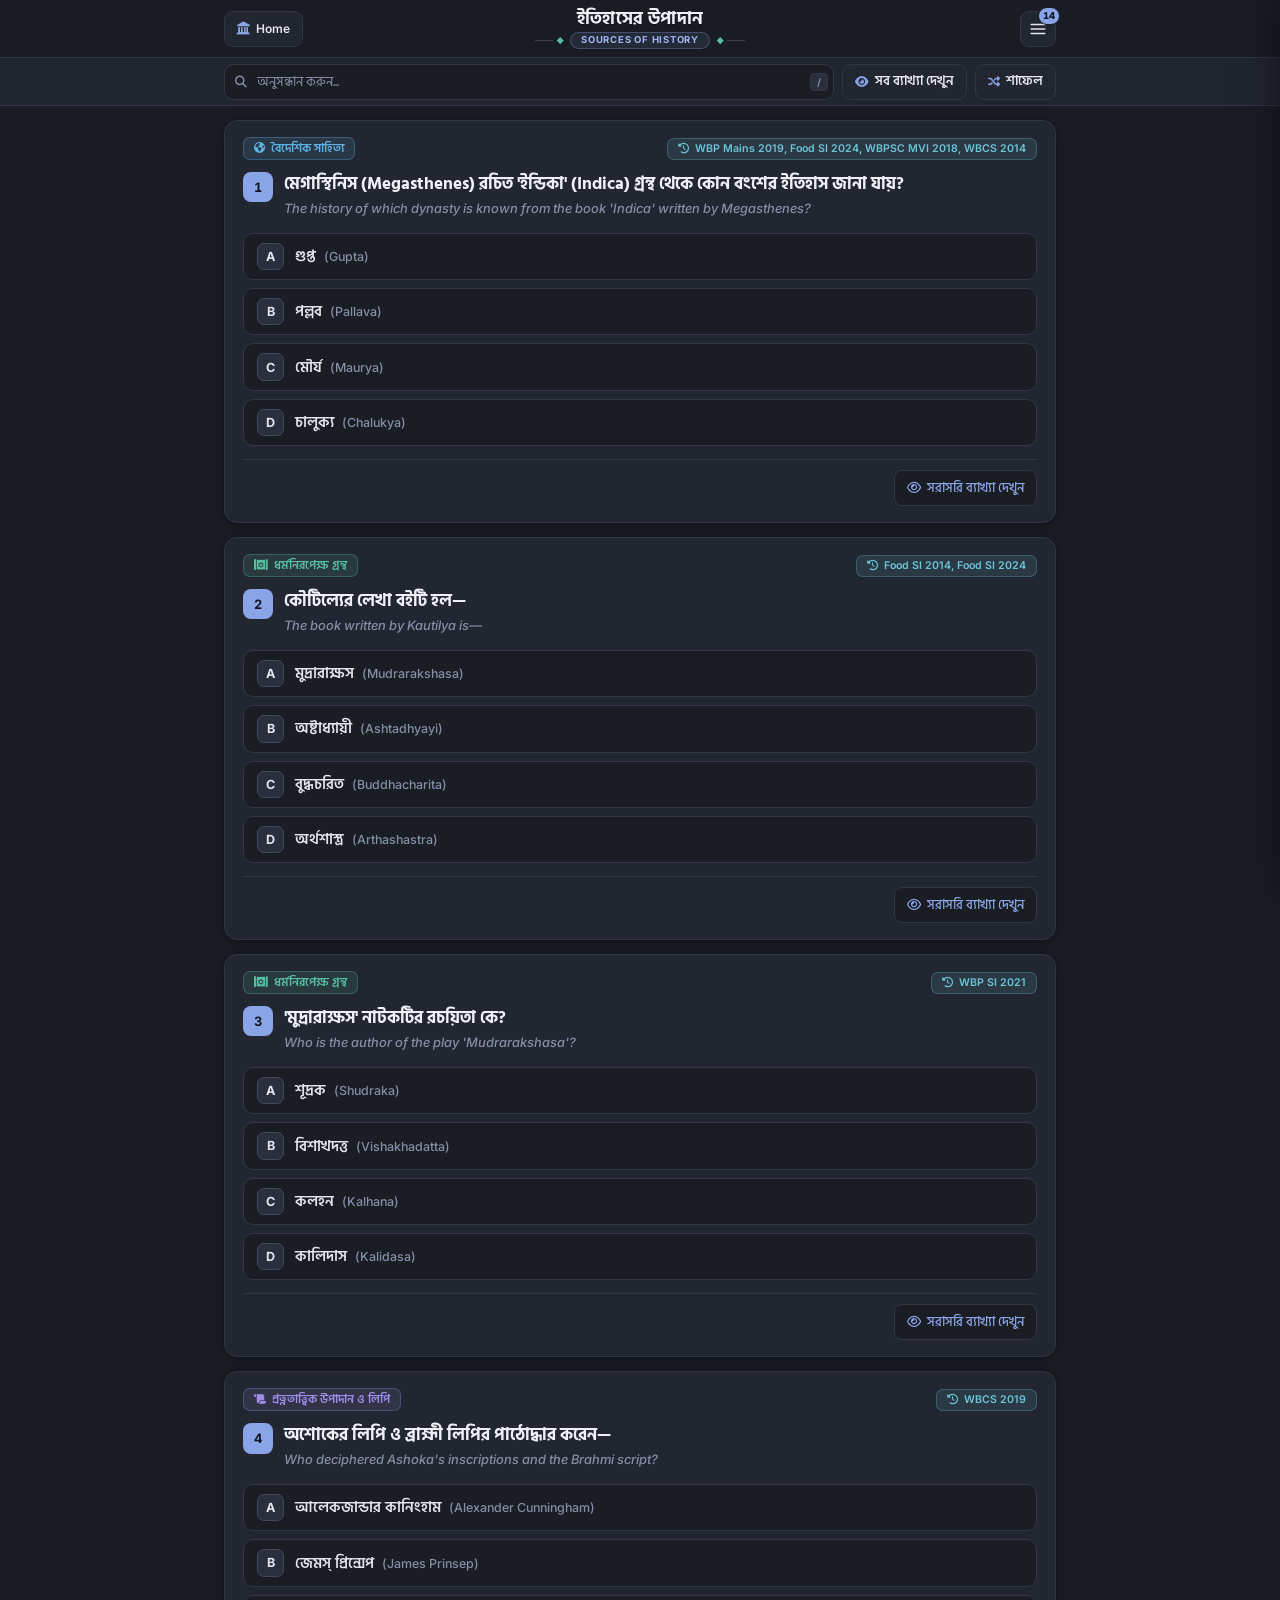
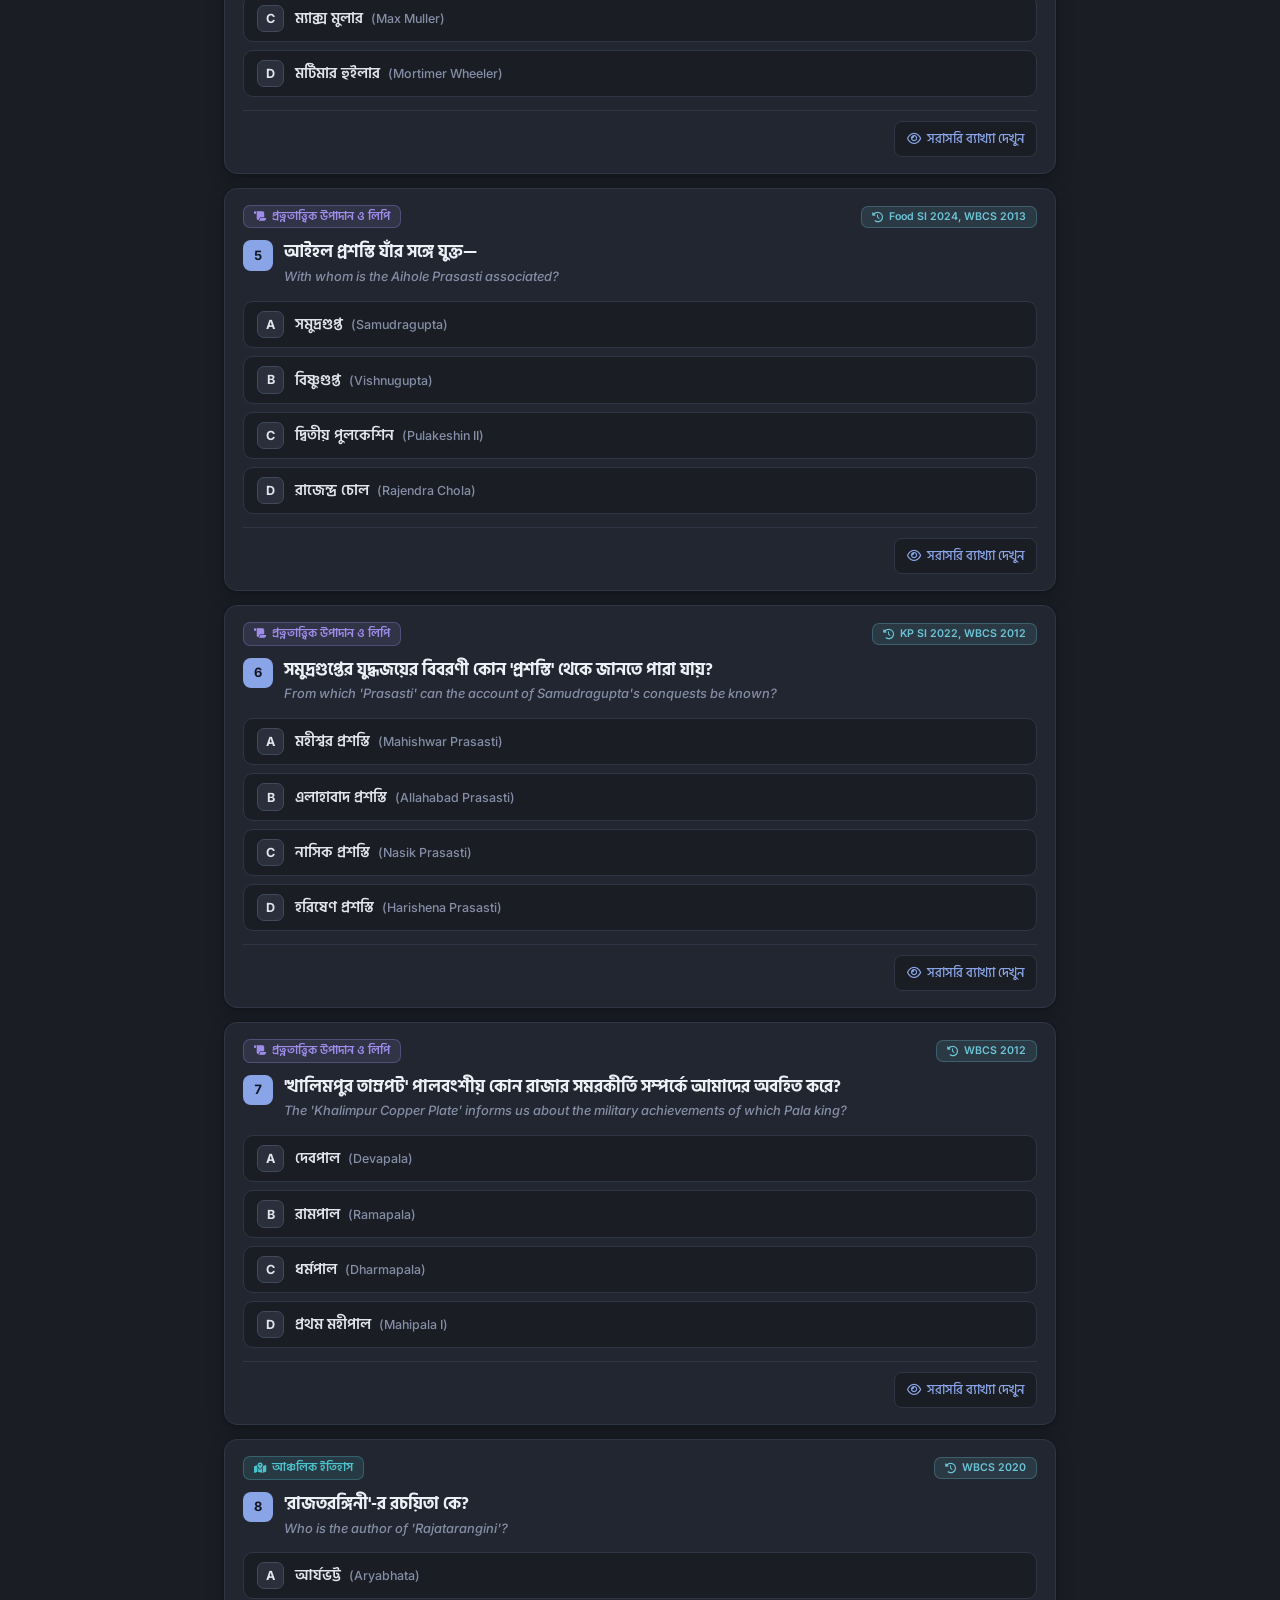
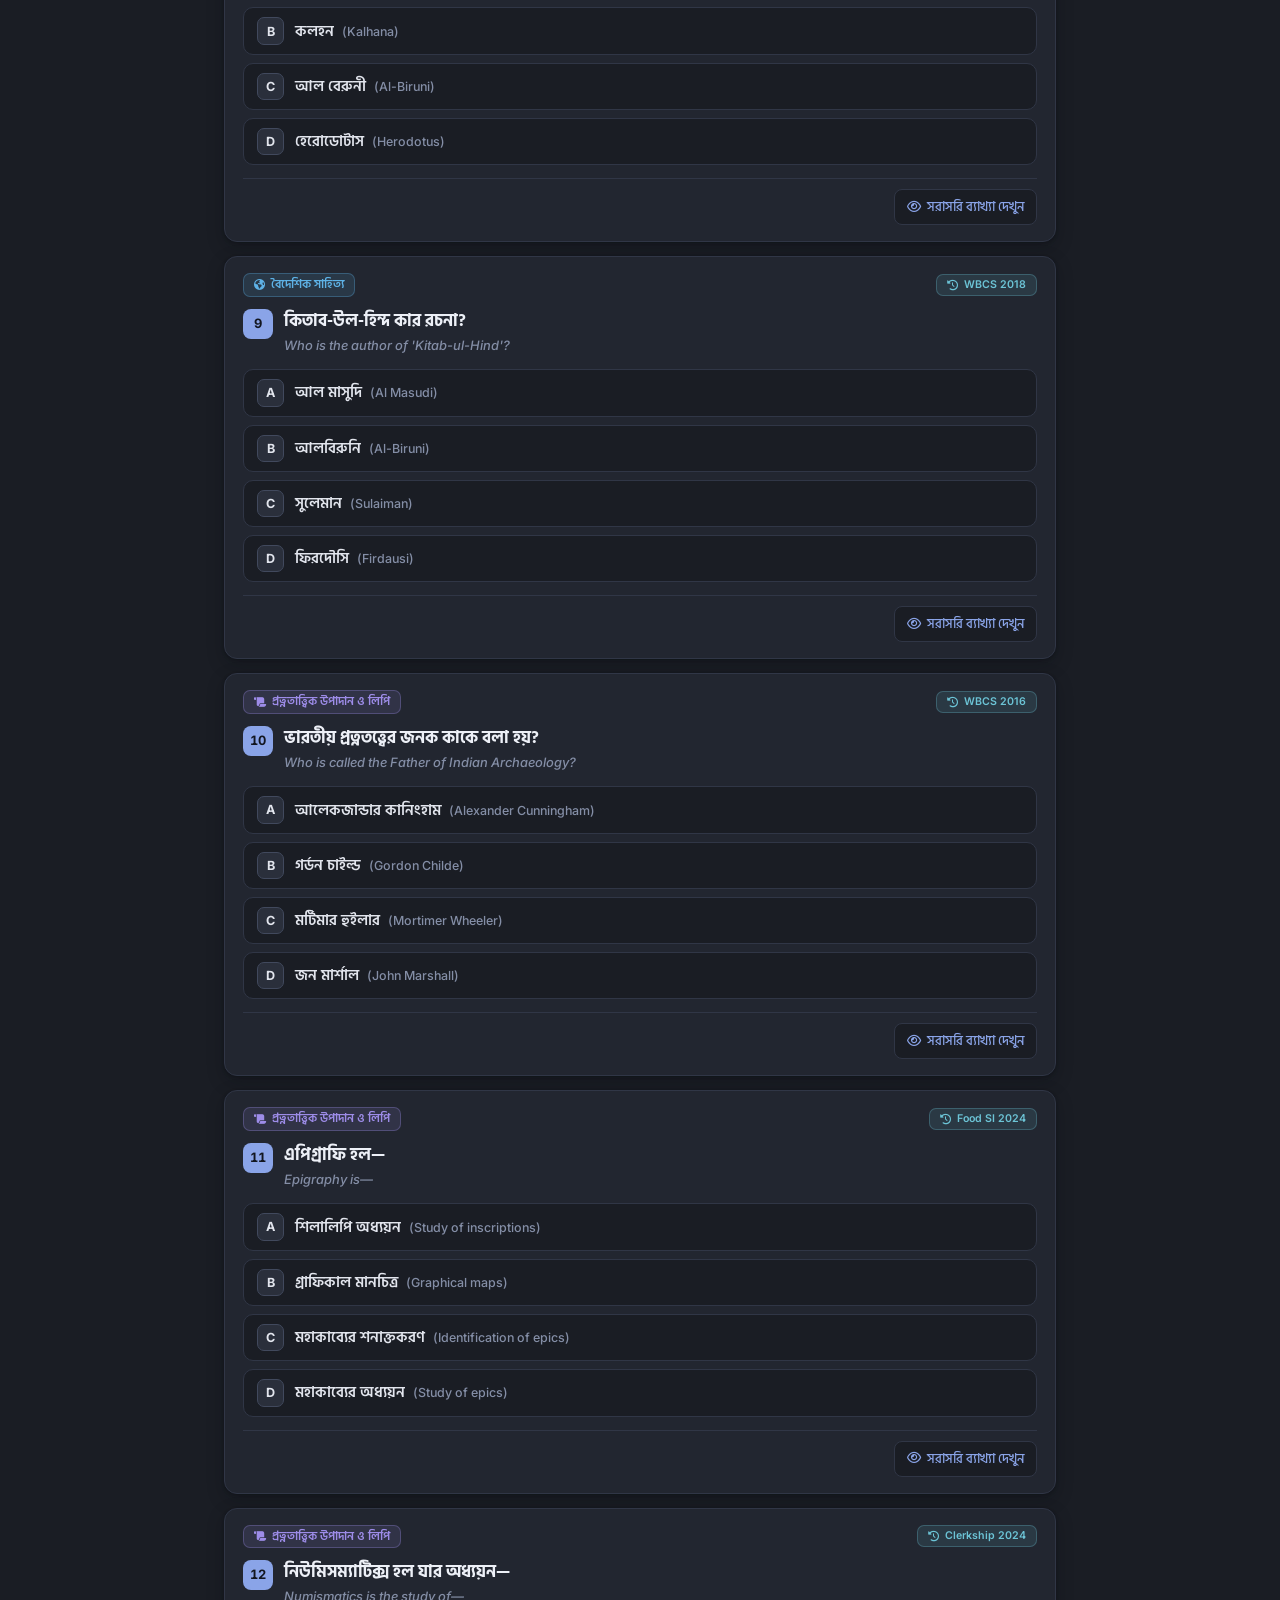
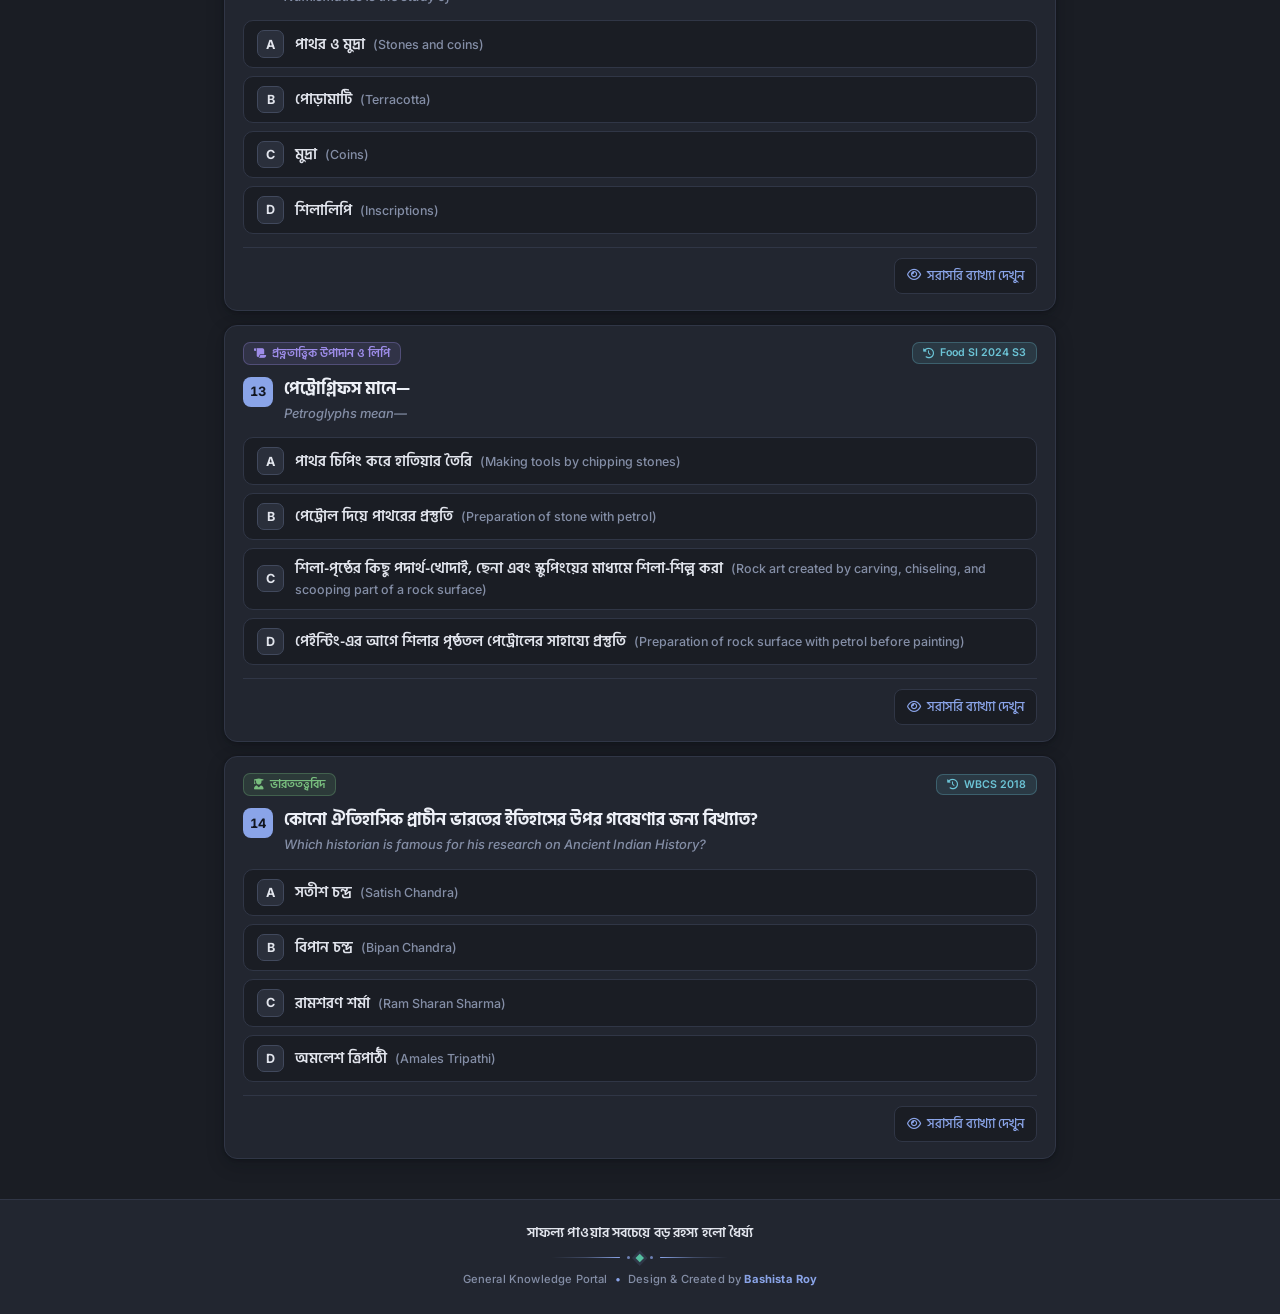
<file: subjects/history/mcq/chapter_1_concept_of_history.html>
<!DOCTYPE html>
<html lang="bn" data-theme="comfort-night">
<head>
  <meta charset="UTF-8" />
  <meta name="viewport" content="width=device-width, initial-scale=1.0" />
  <meta name="description" content="ইতিহাসের উপাদান (Sources of History) — বিগত বছরের প্রশ্নাবলী ও বিশ্লেষণাত্মক অনুশীলন" />
  <meta name="color-scheme" content="dark light" />
  <title>ইতিহাসের উপাদান — Sources of History</title>

  <!-- Initial Theme, 0.5px Font-Size & Line-Space Guard (Prevents FOUC) -->
  <script>
    (() => {
      try {
        const validThemes = ['comfort-night', 'comfort-day', 'light', 'dark-night'];
        const savedTheme = localStorage.getItem('bn_mcq_theme');
        if (savedTheme && validThemes.includes(savedTheme)) {
          document.documentElement.setAttribute('data-theme', savedTheme);
        }
        const savedSize = parseFloat(localStorage.getItem('bn_mcq_fontsize'));
        if (!Number.isNaN(savedSize) && savedSize >= 10 && savedSize <= 18) {
          const snapped = Math.round(savedSize * 2) / 2;
          document.documentElement.style.fontSize = snapped + 'px';
        } else {
          document.documentElement.style.fontSize = '14px';
        }
        const validLineSpaces = ['1.50', '1.65', '1.75', '1.90', '2.00'];
        const savedLineSpace = localStorage.getItem('bn_mcq_linegap');
        if (savedLineSpace && validLineSpaces.includes(savedLineSpace)) {
          document.documentElement.style.setProperty('--reader-line-height', savedLineSpace);
        }
      } catch {
        document.documentElement.style.fontSize = '14px';
      }
    })();
  </script>

  <!-- Google Fonts: Hind Siliguri (Bengali) & Inter (Latin) -->
  <link rel="preconnect" href="https://fonts.googleapis.com" />
  <link rel="preconnect" href="https://fonts.gstatic.com" crossorigin />
  <link href="https://fonts.googleapis.com/css2?family=Hind+Siliguri:wght@400;500;600;700&family=Inter:wght@400;500;600;700;800&display=swap" rel="stylesheet" />

  <!-- Font Awesome 6.5.1 Icons -->
  <link rel="stylesheet" href="https://cdnjs.cloudflare.com/ajax/libs/font-awesome/6.5.1/css/all.min.css" />

  <!-- Inline SVG Favicon Harmonized with Soft Slate & Periwinkle/Sky Blue (Zero Gold/Sand/Pink) -->
  <link rel="icon" type="image/svg+xml" href="data:image/svg+xml,%3Csvg xmlns='http://www.w3.org/2000/svg' viewBox='0 0 64 64'%3E%3Crect width='64' height='64' rx='14' fill='%231a1d24'/%3E%3Crect x='4' y='4' width='56' height='56' rx='11' fill='none' stroke='%238aa4e8' stroke-width='2.5'/%3E%3Cpath d='M20 18h20a4 4 0 0 1 4 4v22a2 2 0 0 1-2 2H22a4 4 0 0 0-4 4V20a2 2 0 0 1 2-2z' fill='none' stroke='%23edf0f7' stroke-width='3' stroke-linejoin='round'/%3E%3Cline x1='25' y1='26' x2='37' y2='26' stroke='%235eb2e6' stroke-width='2.5' stroke-linecap='round'/%3E%3Cline x1='25' y1='33' x2='34' y2='33' stroke='%238aa4e8' stroke-width='2.5' stroke-linecap='round'/%3E%3C/svg%3E" />

  <!-- Main MCQ Stylesheet -->
  <link rel="stylesheet" href="../../../css/mcq-style.css" />
</head>
<body>
  <!-- Screen-Reader Live Announcements -->
  <div id="sr-announcer" class="sr-only" aria-live="polite" aria-atomic="true"></div>

  <!-- Floating Toast Feedback -->
  <div id="app-toast" class="app-toast" role="status" aria-live="polite">
    <i class="fa-solid fa-circle-check" aria-hidden="true"></i>
    <span id="app-toast-text"></span>
  </div>

  <!-- ========================================================================
       1. STICKY TOP HEADER & MATHEMATICALLY CENTERED EDITORIAL MASTHEAD
       ======================================================================== -->
  <header class="site-header" id="site-header">
    <div class="header-inner">
      <div class="header-left">
        <a href="../../../index.html" class="home-btn" id="home-btn" title="Home" aria-label="Home">
          <i class="fa-solid fa-landmark" aria-hidden="true"></i>
          <span>Home</span>
        </a>
      </div>

      <div class="header-center">
        <h1 class="main-title-bn">ইতিহাসের উপাদান</h1>
        <div class="masthead-sub-row">
          <span class="masthead-ornament left" aria-hidden="true"></span>
          <div class="sub-title-en">Sources of History</div>
          <span class="masthead-ornament right" aria-hidden="true"></span>
        </div>
      </div>

      <div class="header-right">
        <button
          type="button"
          class="icon-btn"
          id="menu-open-btn"
          title="মেনু খুলুন"
          aria-label="মেনু খুলুন"
          aria-expanded="false"
          aria-controls="side-drawer"
        >
          <svg width="18" height="18" viewBox="0 0 24 24" fill="none" stroke="currentColor" stroke-width="2.1" stroke-linecap="round" stroke-linejoin="round" aria-hidden="true">
            <line x1="3" y1="6" x2="21" y2="6"></line>
            <line x1="3" y1="12" x2="21" y2="12"></line>
            <line x1="3" y1="18" x2="21" y2="18"></line>
          </svg>
          <span class="menu-badge-pill" id="header-unanswered-badge" aria-hidden="true">14</span>
        </button>
      </div>
    </div>

    <div class="reading-progress-track" aria-hidden="true">
      <div class="reading-progress-fill" id="reading-progress-fill"></div>
    </div>
  </header>

  <!-- ========================================================================
       2. SMART STICKY SEARCH BAR WITH MATCH COUNTER & UP/DOWN ARROWS
       ======================================================================== -->
  <div class="search-bar-wrapper" id="search-bar-wrapper">
    <div class="search-bar-inner">
      <div class="search-input-box" id="search-input-box">
        <span class="search-icon" aria-hidden="true">
          <i class="fa-solid fa-magnifying-glass"></i>
        </span>
        <input
          type="text"
          id="search-input"
          class="search-input"
          placeholder="অনুসন্ধান করুন..."
          autocomplete="off"
          aria-label="প্রশ্ন, অপশন বা ব্যাখ্যা খুঁজুন"
        />
        <div class="search-meta">
          <span class="kbd-hint" id="search-kbd-hint">/</span>
          <div class="search-nav-controls" id="search-nav-controls" role="group" aria-label="Search match navigation">
            <span class="search-match-count" id="search-match-count" aria-live="polite">0/0</span>
            <button type="button" class="search-nav-btn" id="search-prev-btn" title="পূর্ববর্তী মিল (Shift+Enter)" aria-label="Previous match" disabled>
              <i class="fa-solid fa-chevron-up" aria-hidden="true"></i>
            </button>
            <button type="button" class="search-nav-btn" id="search-next-btn" title="পরবর্তী মিল (Enter)" aria-label="Next match" disabled>
              <i class="fa-solid fa-chevron-down" aria-hidden="true"></i>
            </button>
          </div>
          <button type="button" class="search-clear-btn" id="search-clear-btn" title="মুছে ফেলুন" aria-label="Clear search">×</button>
        </div>
      </div>

      <button
        type="button"
        class="action-pill-btn"
        id="btn-toggle-all-explains"
        aria-pressed="false"
        title="সব ব্যাখ্যা দেখুন / লুকান"
      >
        <i id="icon-toggle-all" class="fa-solid fa-eye" aria-hidden="true"></i>
        <span class="btn-label" id="text-toggle-all">সব ব্যাখ্যা দেখুন</span>
      </button>

      <button
        type="button"
        class="action-pill-btn"
        id="btn-shuffle"
        title="প্রশ্ন ও অপশন শাফেল করুন"
      >
        <i class="fa-solid fa-shuffle" aria-hidden="true"></i>
        <span class="btn-label">শাফেল</span>
      </button>
    </div>
  </div>

  <!-- ========================================================================
       3. STYLISH MULTI-COLORED SLIDE-OUT DRAWER (BASHISTA ROY)
       ======================================================================== -->
  <div class="drawer-backdrop" id="drawer-backdrop"></div>
  <aside class="side-drawer" id="side-drawer" aria-label="BASHISTA ROY মেনু" aria-hidden="true" tabindex="-1">
    <!-- Gradient-Free 5-Segment Cool Botanical Top Accent Bar -->
    <div class="drawer-top-segments" aria-hidden="true">
      <span class="seg-indigo"></span>
      <span class="seg-sky"></span>
      <span class="seg-teal"></span>
      <span class="seg-lavender"></span>
      <span class="seg-sage"></span>
    </div>

    <!-- Stylish BASHISTA ROY Identity Header -->
    <div class="drawer-header">
      <div class="brand-identity">
        <span class="brand-monogram-outer" aria-hidden="true">
          <span class="brand-monogram-inner">BR</span>
        </span>
        <div class="brand-name-wrap">
          <span class="brand-name">BASHISTA ROY</span>
          <div class="brand-accent-bar" aria-hidden="true">
            <span class="brand-bar-line"></span>
            <span class="brand-bar-short"></span>
            <span class="brand-bar-dot"></span>
          </div>
        </div>
      </div>
      <button type="button" class="drawer-close-btn" id="drawer-close-btn" title="বন্ধ করুন" aria-label="Close drawer">×</button>
    </div>

    <!-- 2-Tab Navigation Bar -->
    <div class="drawer-tabs-bar" role="tablist" aria-label="মেনু বিভাগসমূহ">
      <button
        type="button"
        role="tab"
        id="tab-toc"
        class="drawer-tab-btn active"
        aria-selected="true"
        aria-controls="panel-toc"
        data-drawer-tab="toc"
      >
        <i class="fa-solid fa-book-open" aria-hidden="true"></i>
        <span>সূচিপত্র</span>
      </button>

      <button
        type="button"
        role="tab"
        id="tab-palette"
        class="drawer-tab-btn"
        aria-selected="false"
        aria-controls="panel-palette"
        data-drawer-tab="palette"
      >
        <i class="fa-solid fa-list-ol" aria-hidden="true"></i>
        <span>প্রশ্ন তালিকা</span>
        <span class="tab-count-pill" id="tab-unanswered-badge">14</span>
      </button>
    </div>

    <div class="drawer-body custom-scroll">
      <!-- Tab 1: সূচিপত্র (Multi-Colored Categories + Eye-Comfort Reading Controls) -->
      <div id="panel-toc" class="drawer-tab-panel" role="tabpanel" aria-labelledby="tab-toc">
        <div id="category-filter-container" class="filter-nav-group"></div>

        <hr class="drawer-divider" />

        <div class="controls-panel">
          <!-- Mode Switcher: 4 Horizontal Pills with Original Inline SVG Icons -->
          <div class="control-block">
            <div class="control-top">
              <span class="control-label-wrap">
                <span class="ctrl-mini-icon mode-icon" aria-hidden="true"><i class="fa-solid fa-circle-half-stroke"></i></span>
                <span>Mode</span>
              </span>
              <span class="value-pill mode-pill" id="theme-mode-display">Soft</span>
            </div>
            <div class="theme-mode-grid" id="theme-mode-grid" role="group" aria-label="Reading Mode">
              <button type="button" class="theme-pill active" data-theme-val="comfort-night" aria-pressed="true" title="Soft — Calm Low-Glare Slate Dusk">
                <svg width="12" height="12" viewBox="0 0 24 24" fill="none" stroke="currentColor" stroke-width="2" stroke-linecap="round" stroke-linejoin="round" aria-hidden="true">
                  <path d="M17.5 19H9a7 7 0 1 1 6.71-9h1.79a4.5 4.5 0 1 1 0 9Z"></path>
                </svg>
                <span>Soft</span>
              </button>
              <button type="button" class="theme-pill" data-theme-val="comfort-day" aria-pressed="false" title="Mist — Low Brightness + Blue-Light Filter">
                <svg width="12" height="12" viewBox="0 0 24 24" fill="none" stroke="currentColor" stroke-width="2" stroke-linecap="round" stroke-linejoin="round" aria-hidden="true">
                  <path d="M11 20A7 7 0 0 1 9.8 6.1C15.5 5 17 4.48 19 2c1 2 2 4.18 2 8 0 5.5-4.78 10-10 10Z"></path>
                  <path d="M2 21c0-3 1.85-5.36 5.08-6C9.5 14.52 12 13 13 12"></path>
                </svg>
                <span>Mist</span>
              </button>
              <button type="button" class="theme-pill" data-theme-val="light" aria-pressed="false" title="Day — Soft Matte Sage-Stone & Deep Teal">
                <svg width="12" height="12" viewBox="0 0 24 24" fill="none" stroke="currentColor" stroke-width="2" stroke-linecap="round" stroke-linejoin="round" aria-hidden="true">
                  <circle cx="12" cy="12" r="4"></circle>
                  <path d="M12 2v2M12 20v2M4.93 4.93l1.41 1.41M17.66 17.66l1.41 1.41M2 12h2M20 12h2M4.93 19.07l1.41-1.41M17.66 6.34l1.41-1.41"></path>
                </svg>
                <span>Day</span>
              </button>
              <button type="button" class="theme-pill" data-theme-val="dark-night" aria-pressed="false" title="Night — Deep Matte Obsidian & Ice-Sky Blue">
                <svg width="12" height="12" viewBox="0 0 24 24" fill="none" stroke="currentColor" stroke-width="2" stroke-linecap="round" stroke-linejoin="round" aria-hidden="true">
                  <path d="M12 3a6 6 0 0 0 9 9 9 9 0 1 1-9-9Z"></path>
                </svg>
                <span>Night</span>
              </button>
            </div>
          </div>

          <!-- Font Size Control (0.5px precision steps: 10 to 18) -->
          <div class="control-block">
            <div class="control-top">
              <label for="font-size-slider" class="control-label-wrap">
                <span class="ctrl-mini-icon font-icon" aria-hidden="true"><i class="fa-solid fa-text-height"></i></span>
                <span>Font Size</span>
              </label>
              <span class="value-pill font-pill" id="font-size-display">14px</span>
            </div>
            <div class="font-control-row">
              <button type="button" class="step-btn" id="font-dec-btn" aria-label="Decrease font size by 0.5px">−</button>
              <input type="range" id="font-size-slider" min="10" max="18" step="0.5" value="14" />
              <button type="button" class="step-btn" id="font-inc-btn" aria-label="Increase font size by 0.5px">+</button>
            </div>
          </div>

          <!-- Line Space Control -->
          <div class="control-block">
            <div class="control-top">
              <span class="control-label-wrap">
                <span class="ctrl-mini-icon line-icon" aria-hidden="true"><i class="fa-solid fa-align-justify"></i></span>
                <span>Line Space</span>
              </span>
              <span class="value-pill line-pill-val" id="line-space-display">1.65</span>
            </div>
            <div class="line-space-grid" id="line-space-grid" role="group" aria-label="Line Space">
              <button type="button" class="line-pill" data-lh="1.50">1.50</button>
              <button type="button" class="line-pill active" data-lh="1.65">1.65</button>
              <button type="button" class="line-pill" data-lh="1.75">1.75</button>
              <button type="button" class="line-pill" data-lh="1.90">1.90</button>
              <button type="button" class="line-pill" data-lh="2.00">2.00</button>
            </div>
          </div>

          <!-- Reset Progress Button -->
          <button type="button" class="reset-btn" id="btn-reset-progress">
            <i class="fa-solid fa-rotate-left" aria-hidden="true"></i>
            <span>সকল উত্তর পুনরায় শুরু করুন (Reset)</span>
          </button>
        </div>
      </div>

      <!-- Tab 2: প্রশ্ন তালিকা (CORRECT | WRONG | REST + 3-Segment Bar + Palette Grid) -->
      <div id="panel-palette" class="drawer-tab-panel" role="tabpanel" aria-labelledby="tab-palette" hidden>
        <div class="score-panel">
          <div class="score-strip">
            <div class="score-pill correct">
              <span class="score-label">
                <span class="score-dot"><i class="fa-solid fa-check" aria-hidden="true"></i></span>
                CORRECT
              </span>
              <span class="score-num" id="counter-correct">0</span>
            </div>

            <div class="score-pill wrong">
              <span class="score-label">
                <span class="score-dot"><i class="fa-solid fa-xmark" aria-hidden="true"></i></span>
                WRONG
              </span>
              <span class="score-num" id="counter-wrong">0</span>
            </div>

            <div class="score-pill rest">
              <span class="score-label">
                <span class="score-dot"><i class="fa-solid fa-hourglass-half" aria-hidden="true"></i></span>
                REST
              </span>
              <span class="score-num" id="counter-pending">14</span>
            </div>
          </div>

          <div class="score-progress-track" aria-hidden="true">
            <div class="score-progress-correct" id="score-bar-correct"></div>
            <div class="score-progress-wrong" id="score-bar-wrong"></div>
            <div class="score-progress-rest" id="score-bar-rest"></div>
          </div>
        </div>

        <div class="palette-grid" id="palette-grid"></div>

        <button type="button" class="reset-btn" id="btn-reset-progress-palette">
          <i class="fa-solid fa-rotate-left" aria-hidden="true"></i>
          <span>সকল উত্তর পুনরায় শুরু করুন (Reset)</span>
        </button>
      </div>
    </div>
  </aside>

  <!-- ========================================================================
       4. MAIN QUESTION FEED
       ======================================================================== -->
  <main class="main-container" id="top">
    <div id="filter-indicator" class="filter-indicator hidden">
      <span class="filter-indicator-left">
        <span class="filter-dot" id="filter-indicator-dot"></span>
        <span>বর্তমান ক্যাটাগরি: <strong id="filter-category-name"></strong></span>
      </span>
      <button type="button" class="filter-reset-link" id="btn-show-all-categories">সকল প্রশ্ন দেখুন</button>
    </div>

    <section id="questions-feed" class="questions-feed" aria-label="প্রশ্নাবলি তালিকা"></section>

    <div id="empty-state" class="empty-state hidden">
      <div class="empty-icon-box" aria-hidden="true">
        <i class="fa-solid fa-magnifying-glass"></i>
      </div>
      <h3 class="empty-title">কোনো প্রশ্ন খুঁজে পাওয়া যায়নি</h3>
      <p class="empty-desc">অন্য কোনো কি-ওয়ার্ড লিখে অনুসন্ধান করুন অথবা সূচিপত্র থেকে ক্যাটাগরি পরিবর্তন করুন।</p>
      <button type="button" class="empty-reset-btn" id="btn-clear-filters-empty">সব ফিল্টার মুছুন</button>
    </div>
  </main>

  <!-- ========================================================================
       5. CLEAN, SIMPLE FOOTER WITH ATTRACTIVE EDITORIAL DIVIDER LINE
       ======================================================================== -->
  <footer class="site-footer">
    <div class="footer-inner">
      <p class="footer-quote">সাফল্য পাওয়ার সবচেয়ে বড় রহস্য হলো ধৈর্য্য</p>
      <div class="footer-divider" aria-hidden="true">
        <span class="footer-divider-line left"></span>
        <span class="footer-divider-dot"></span>
        <span class="footer-divider-gem"></span>
        <span class="footer-divider-dot"></span>
        <span class="footer-divider-line right"></span>
      </div>
      <p class="footer-credit">General Knowledge Portal <span class="footer-dot" aria-hidden="true">•</span> Design &amp; Created by <span class="footer-author">Bashista Roy</span></p>
    </div>
  </footer>

  <!-- Floating Back-to-Top Button -->
  <button type="button" class="back-to-top-btn" id="back-to-top-btn" title="উপরে যান" aria-label="Back to top">
    <i class="fa-solid fa-chevron-up" aria-hidden="true"></i>
  </button>

  <!-- ========================================================================
       6. EXTERNAL CHAPTER NOTES DATA & REUSABLE MCQ ENGINE
       ======================================================================== -->
  <script src="./chapter_1_concept_of_history.js"></script>
  <script src="../../../js/mcq-engine.js"></script>
</body>
</html>
</file>
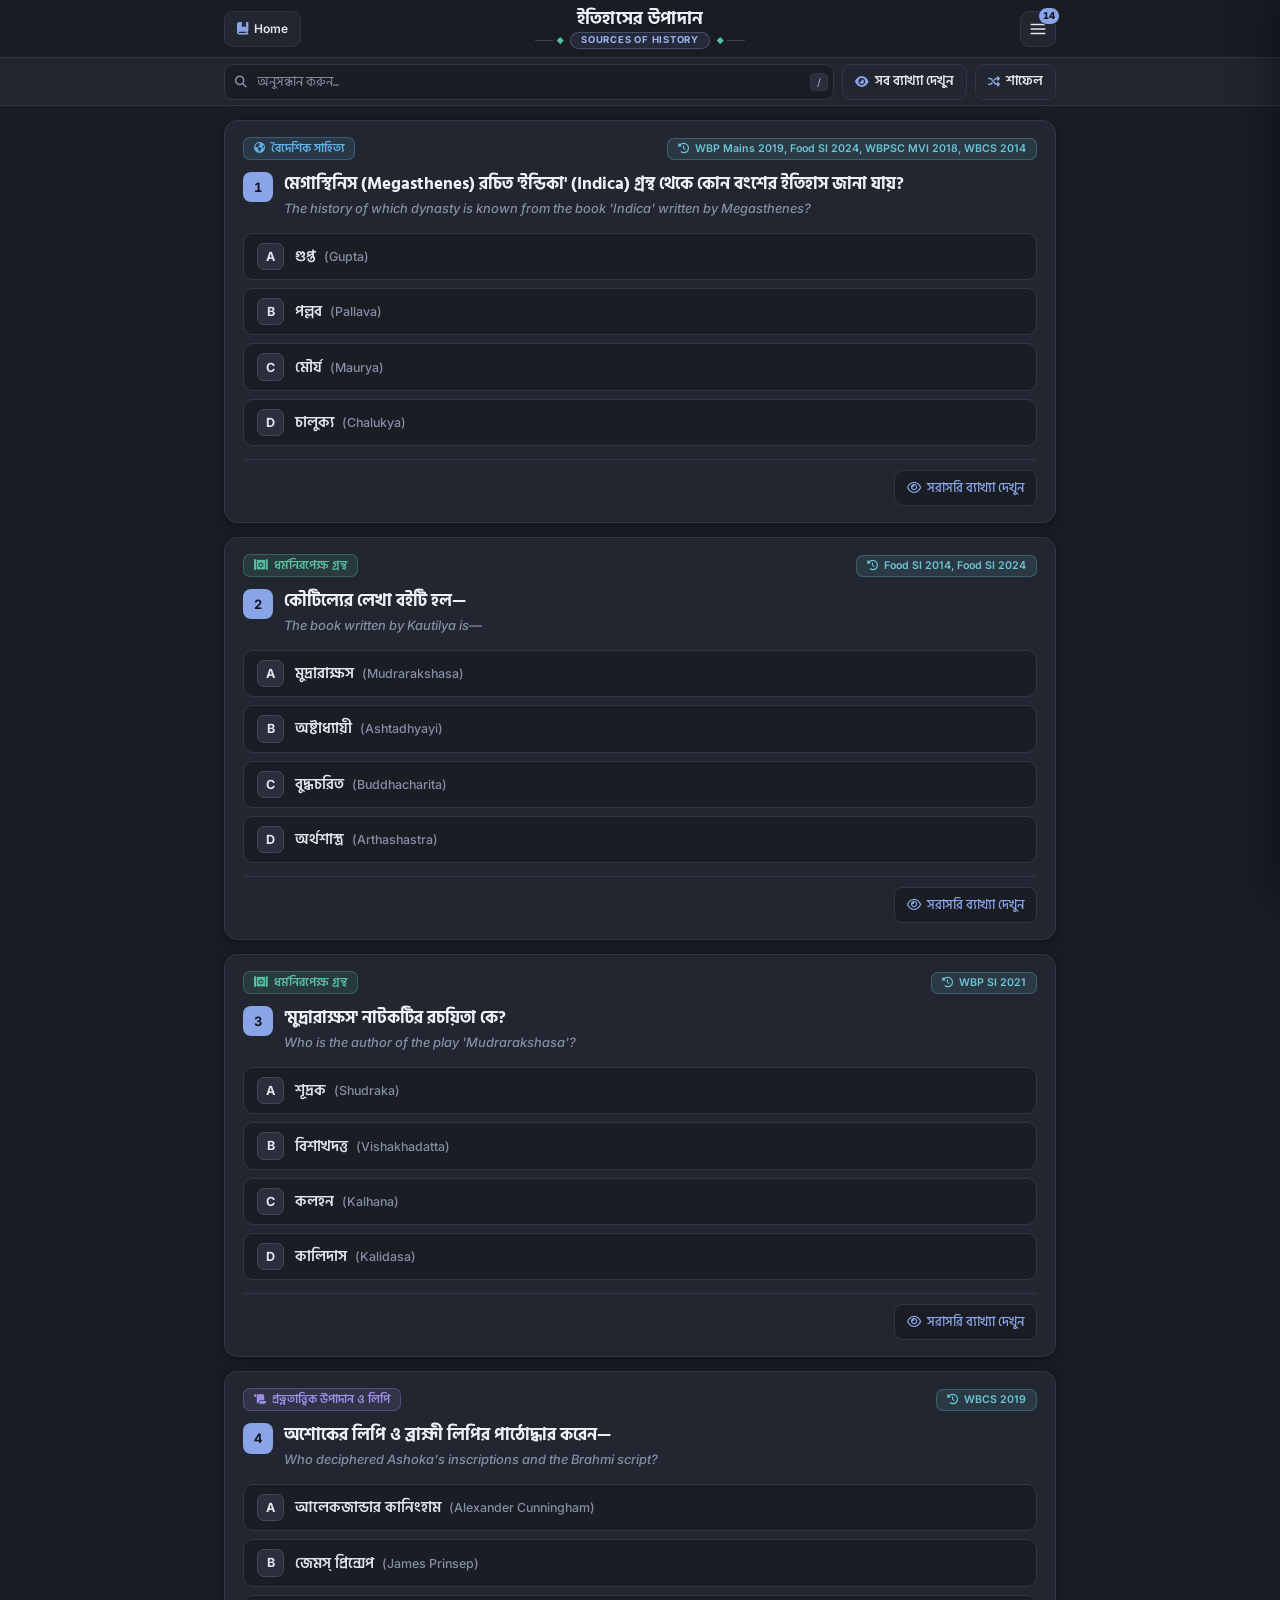
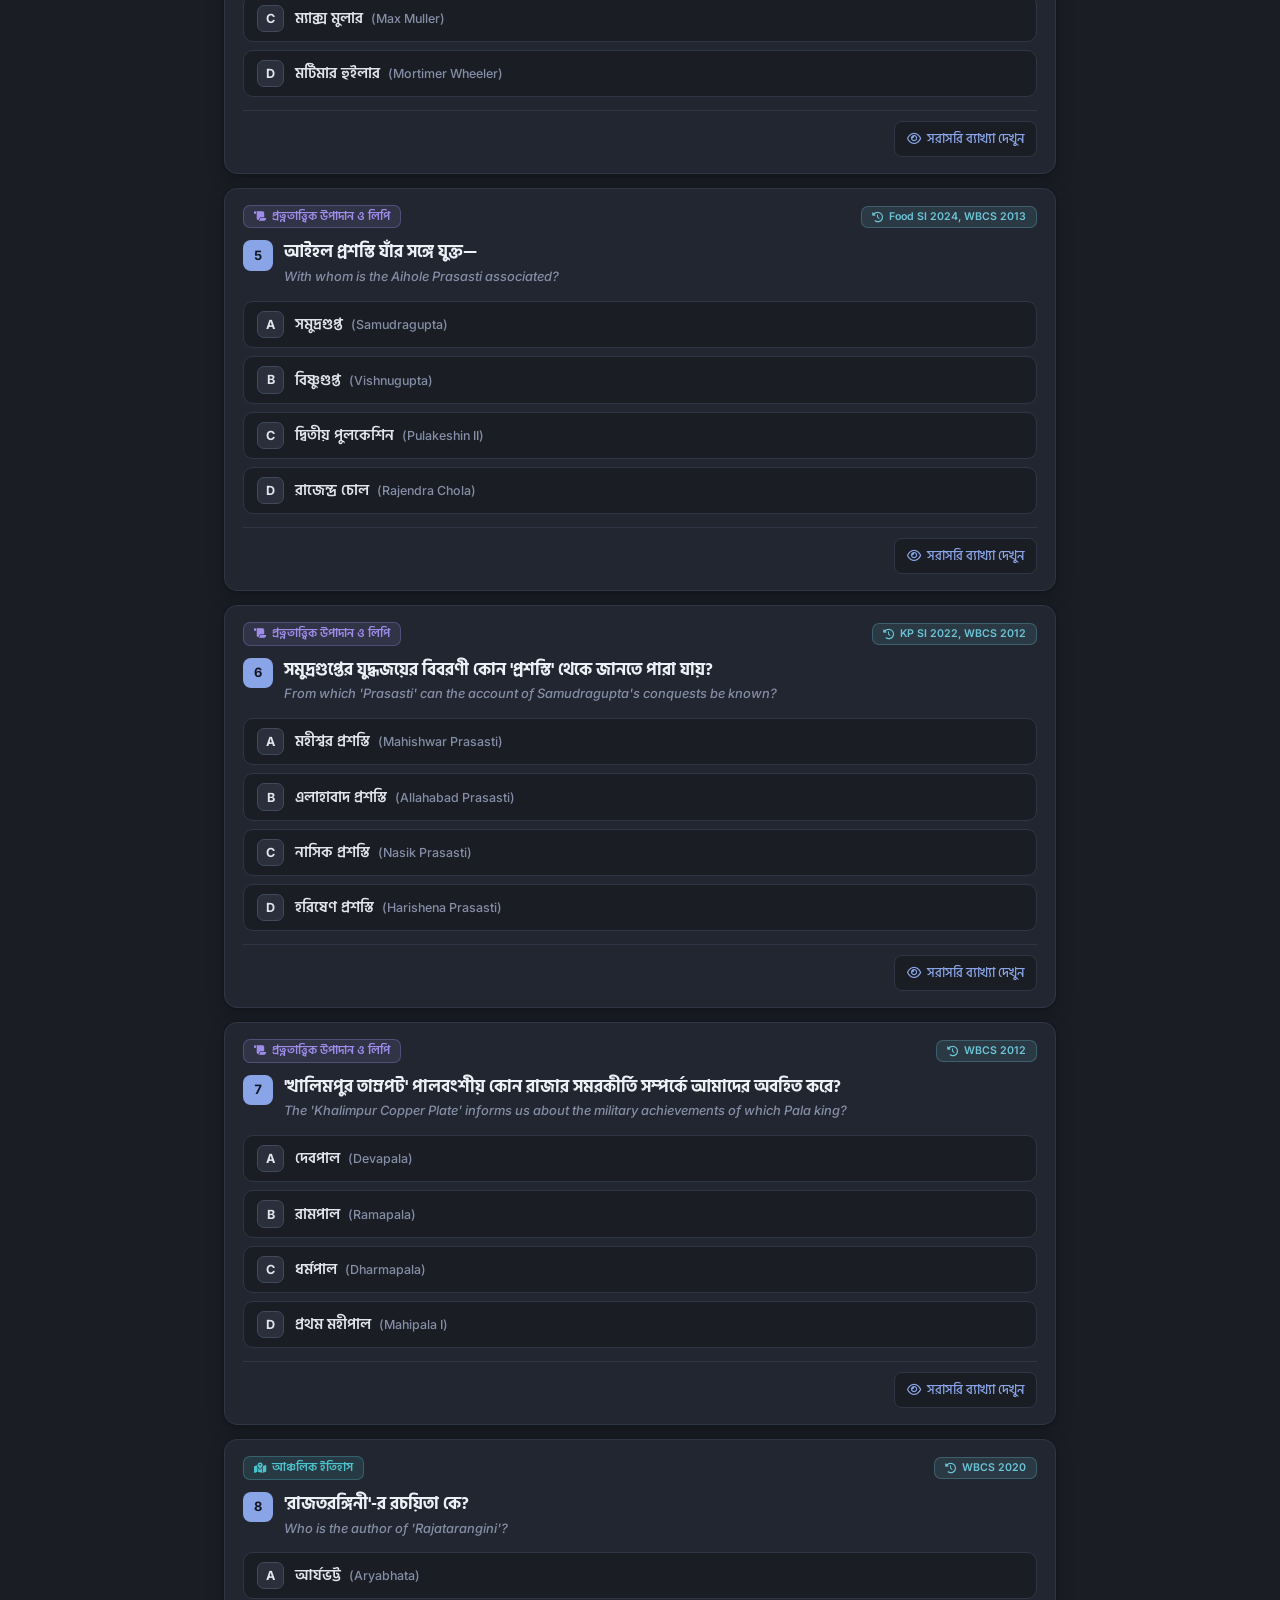
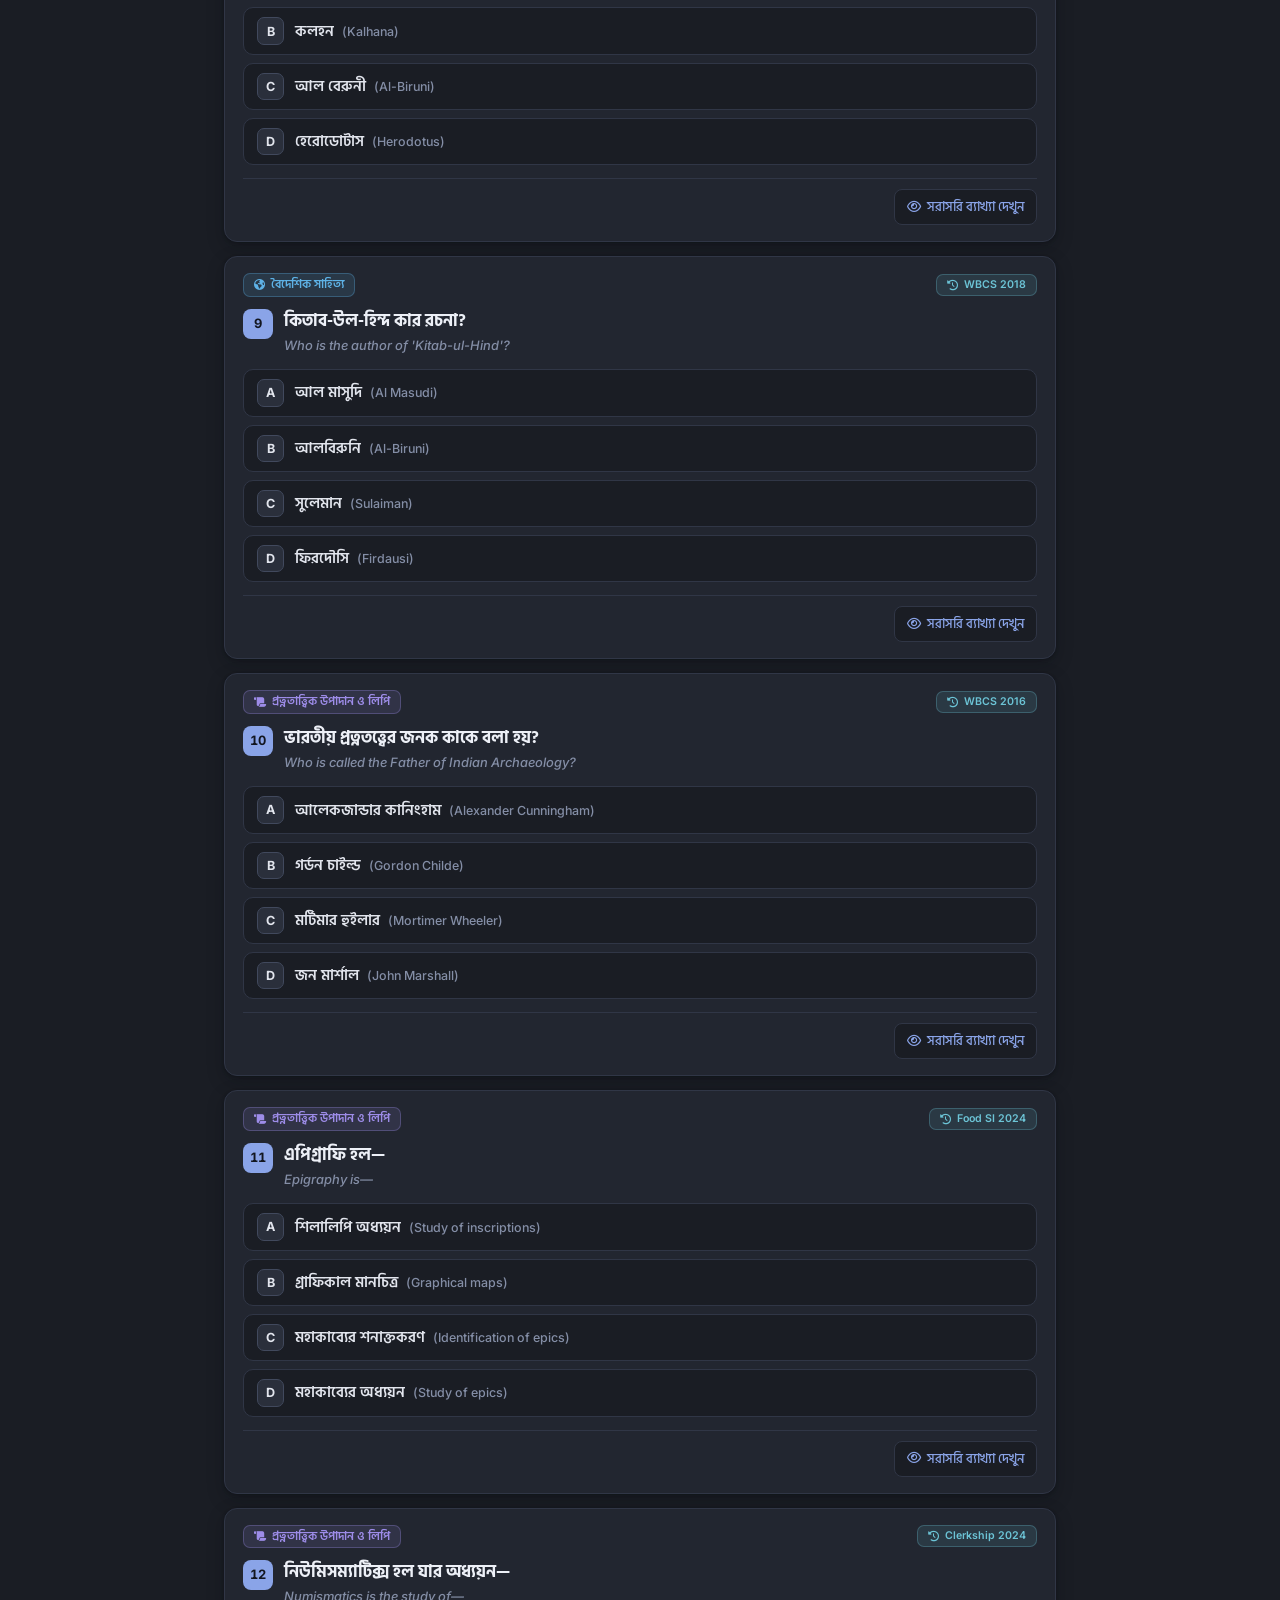
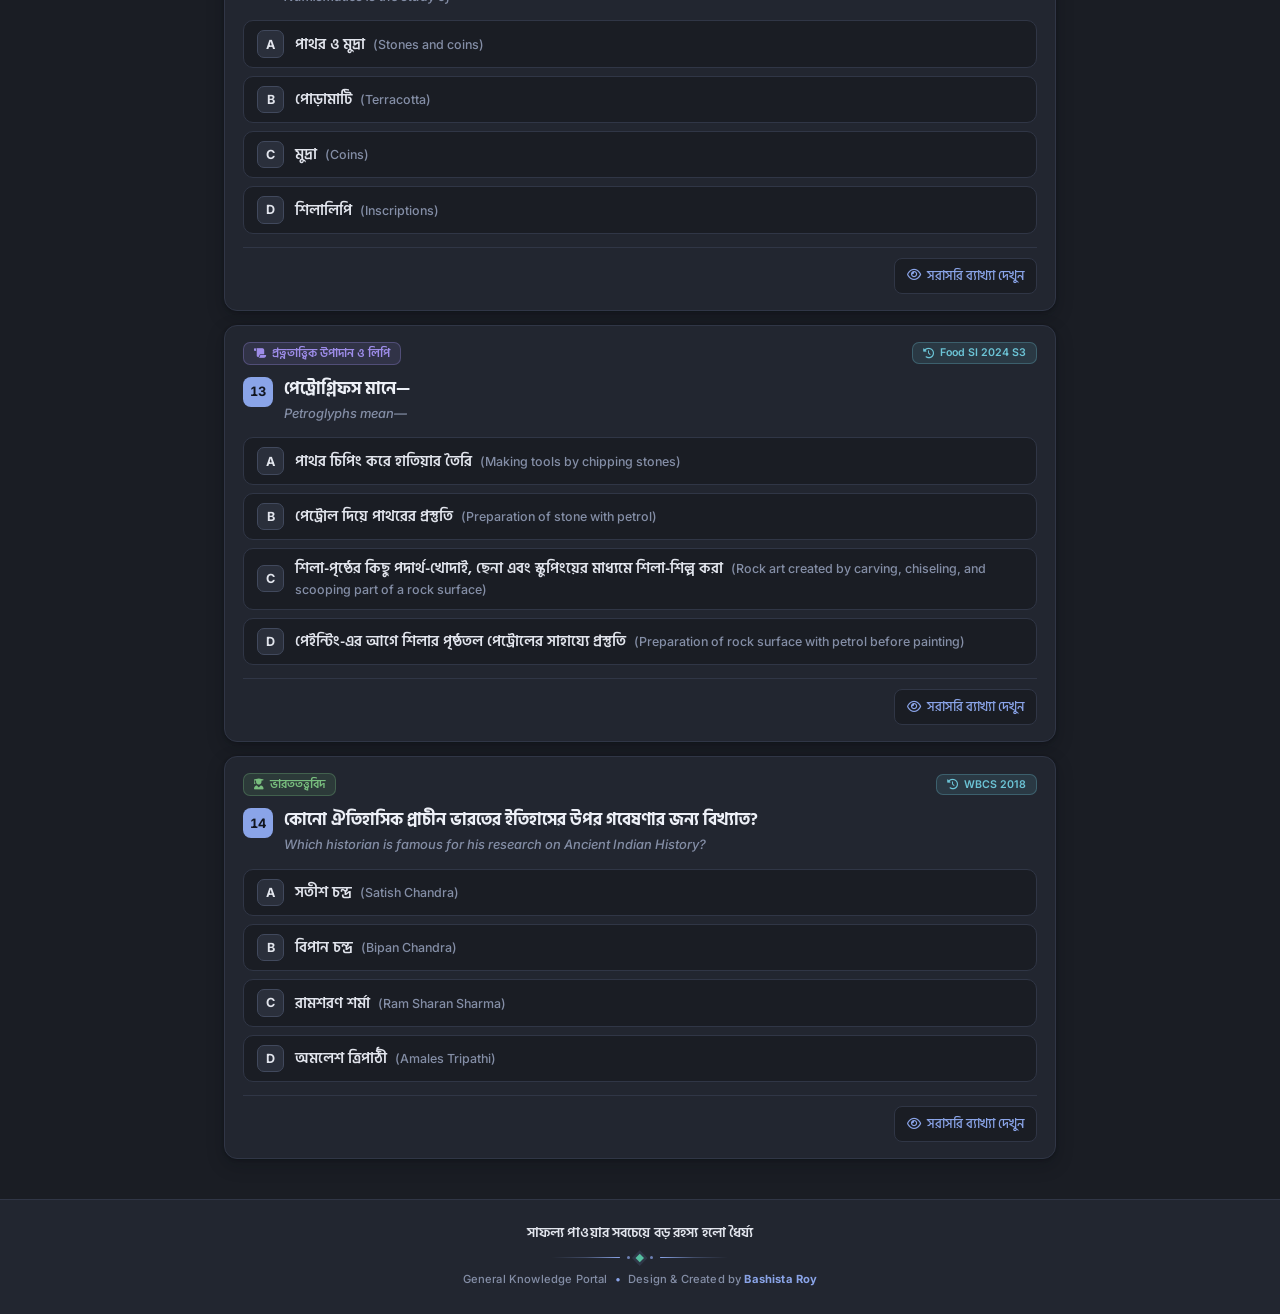
<file: subjects/history/mcq/chapter_2_sources_of_history.html>
<!DOCTYPE html>
<html lang="bn" data-theme="comfort-night">
<head>
  <meta charset="UTF-8" />
  <meta name="viewport" content="width=device-width, initial-scale=1.0" />
  <meta name="description" content="ইতিহাসের উপাদান (Sources of History) — বিগত বছরের প্রশ্নাবলী ও বিশ্লেষণাত্মক অনুশীলন" />
  <meta name="color-scheme" content="dark light" />
  <title>ইতিহাসের উপাদান — Sources of History</title>

  <!-- Initial Theme, 0.5px Font-Size & Line-Space Guard (Prevents FOUC) -->
  <script>
    (() => {
      try {
        const validThemes = ['comfort-night', 'comfort-day', 'light', 'dark-night'];
        const savedTheme = localStorage.getItem('bn_mcq_theme');
        if (savedTheme && validThemes.includes(savedTheme)) {
          document.documentElement.setAttribute('data-theme', savedTheme);
        }
        const savedSize = parseFloat(localStorage.getItem('bn_mcq_fontsize'));
        if (!Number.isNaN(savedSize) && savedSize >= 10 && savedSize <= 18) {
          const snapped = Math.round(savedSize * 2) / 2;
          document.documentElement.style.fontSize = snapped + 'px';
        } else {
          document.documentElement.style.fontSize = '14px';
        }
        const validLineSpaces = ['1.50', '1.65', '1.75', '1.90', '2.00'];
        const savedLineSpace = localStorage.getItem('bn_mcq_linegap');
        if (savedLineSpace && validLineSpaces.includes(savedLineSpace)) {
          document.documentElement.style.setProperty('--reader-line-height', savedLineSpace);
        }
      } catch {
        document.documentElement.style.fontSize = '14px';
      }
    })();
  </script>

  <!-- Google Fonts: Hind Siliguri (Bengali) & Inter (Latin) -->
  <link rel="preconnect" href="https://fonts.googleapis.com" />
  <link rel="preconnect" href="https://fonts.gstatic.com" crossorigin />
  <link href="https://fonts.googleapis.com/css2?family=Hind+Siliguri:wght@400;500;600;700&family=Inter:wght@400;500;600;700;800&display=swap" rel="stylesheet" />

  <!-- Font Awesome 6.5.1 Icons -->
  <link rel="stylesheet" href="https://cdnjs.cloudflare.com/ajax/libs/font-awesome/6.5.1/css/all.min.css" />

  <!-- Inline SVG Favicon Harmonized with Soft Slate & Periwinkle/Sky Blue (Zero Gold/Sand/Pink) -->
  <link rel="icon" type="image/svg+xml" href="data:image/svg+xml,%3Csvg xmlns='http://www.w3.org/2000/svg' viewBox='0 0 64 64'%3E%3Crect width='64' height='64' rx='14' fill='%231a1d24'/%3E%3Crect x='4' y='4' width='56' height='56' rx='11' fill='none' stroke='%238aa4e8' stroke-width='2.5'/%3E%3Cpath d='M20 18h20a4 4 0 0 1 4 4v22a2 2 0 0 1-2 2H22a4 4 0 0 0-4 4V20a2 2 0 0 1 2-2z' fill='none' stroke='%23edf0f7' stroke-width='3' stroke-linejoin='round'/%3E%3Cline x1='25' y1='26' x2='37' y2='26' stroke='%235eb2e6' stroke-width='2.5' stroke-linecap='round'/%3E%3Cline x1='25' y1='33' x2='34' y2='33' stroke='%238aa4e8' stroke-width='2.5' stroke-linecap='round'/%3E%3C/svg%3E" />

  <!-- Main MCQ Stylesheet -->
  <link rel="stylesheet" href="../../../css/mcq-style.css" />
</head>
<body>
  <!-- Screen-Reader Live Announcements -->
  <div id="sr-announcer" class="sr-only" aria-live="polite" aria-atomic="true"></div>

  <!-- Floating Toast Feedback -->
  <div id="app-toast" class="app-toast" role="status" aria-live="polite">
    <i class="fa-solid fa-circle-check" aria-hidden="true"></i>
    <span id="app-toast-text"></span>
  </div>

  <!-- ========================================================================
       1. STICKY TOP HEADER & MATHEMATICALLY CENTERED EDITORIAL MASTHEAD
       ======================================================================== -->
  <header class="site-header" id="site-header">
    <div class="header-inner">
      <div class="header-left">
        <a href="../../../index.html" class="home-btn" id="home-btn" title="Home" aria-label="Home">
          <i class="fa-solid fa-book-bookmark" aria-hidden="true"></i>
          <span>Home</span>
        </a>
      </div>

      <div class="header-center">
        <h1 class="main-title-bn">ইতিহাসের উপাদান</h1>
        <div class="masthead-sub-row">
          <span class="masthead-ornament left" aria-hidden="true"></span>
          <div class="sub-title-en">Sources of History</div>
          <span class="masthead-ornament right" aria-hidden="true"></span>
        </div>
      </div>

      <div class="header-right">
        <button
          type="button"
          class="icon-btn"
          id="menu-open-btn"
          title="মেনু খুলুন"
          aria-label="মেনু খুলুন"
          aria-expanded="false"
          aria-controls="side-drawer"
        >
          <svg width="18" height="18" viewBox="0 0 24 24" fill="none" stroke="currentColor" stroke-width="2.1" stroke-linecap="round" stroke-linejoin="round" aria-hidden="true">
            <line x1="3" y1="6" x2="21" y2="6"></line>
            <line x1="3" y1="12" x2="21" y2="12"></line>
            <line x1="3" y1="18" x2="21" y2="18"></line>
          </svg>
          <span class="menu-badge-pill" id="header-unanswered-badge" aria-hidden="true">14</span>
        </button>
      </div>
    </div>

    <div class="reading-progress-track" aria-hidden="true">
      <div class="reading-progress-fill" id="reading-progress-fill"></div>
    </div>
  </header>

  <!-- ========================================================================
       2. SMART STICKY SEARCH BAR WITH MATCH COUNTER & UP/DOWN ARROWS
       ======================================================================== -->
  <div class="search-bar-wrapper" id="search-bar-wrapper">
    <div class="search-bar-inner">
      <div class="search-input-box" id="search-input-box">
        <span class="search-icon" aria-hidden="true">
          <i class="fa-solid fa-magnifying-glass"></i>
        </span>
        <input
          type="text"
          id="search-input"
          class="search-input"
          placeholder="অনুসন্ধান করুন..."
          autocomplete="off"
          aria-label="প্রশ্ন, অপশন বা ব্যাখ্যা খুঁজুন"
        />
        <div class="search-meta">
          <span class="kbd-hint" id="search-kbd-hint">/</span>
          <div class="search-nav-controls" id="search-nav-controls" role="group" aria-label="Search match navigation">
            <span class="search-match-count" id="search-match-count" aria-live="polite">0/0</span>
            <button type="button" class="search-nav-btn" id="search-prev-btn" title="পূর্ববর্তী মিল (Shift+Enter)" aria-label="Previous match" disabled>
              <i class="fa-solid fa-chevron-up" aria-hidden="true"></i>
            </button>
            <button type="button" class="search-nav-btn" id="search-next-btn" title="পরবর্তী মিল (Enter)" aria-label="Next match" disabled>
              <i class="fa-solid fa-chevron-down" aria-hidden="true"></i>
            </button>
          </div>
          <button type="button" class="search-clear-btn" id="search-clear-btn" title="মুছে ফেলুন" aria-label="Clear search">×</button>
        </div>
      </div>

      <button
        type="button"
        class="action-pill-btn"
        id="btn-toggle-all-explains"
        aria-pressed="false"
        title="সব ব্যাখ্যা দেখুন / লুকান"
      >
        <i id="icon-toggle-all" class="fa-solid fa-eye" aria-hidden="true"></i>
        <span class="btn-label" id="text-toggle-all">সব ব্যাখ্যা দেখুন</span>
      </button>

      <button
        type="button"
        class="action-pill-btn"
        id="btn-shuffle"
        title="প্রশ্ন ও অপশন শাফেল করুন"
      >
        <i class="fa-solid fa-shuffle" aria-hidden="true"></i>
        <span class="btn-label">শাফেল</span>
      </button>
    </div>
  </div>

  <!-- ========================================================================
       3. STYLISH MULTI-COLORED SLIDE-OUT DRAWER (BASHISTA ROY)
       ======================================================================== -->
  <div class="drawer-backdrop" id="drawer-backdrop"></div>
  <aside class="side-drawer" id="side-drawer" aria-label="BASHISTA ROY মেনু" aria-hidden="true" tabindex="-1">
    <!-- Gradient-Free 5-Segment Cool Botanical Top Accent Bar -->
    <div class="drawer-top-segments" aria-hidden="true">
      <span class="seg-indigo"></span>
      <span class="seg-sky"></span>
      <span class="seg-teal"></span>
      <span class="seg-lavender"></span>
      <span class="seg-sage"></span>
    </div>

    <!-- Stylish BASHISTA ROY Identity Header -->
    <div class="drawer-header">
      <div class="brand-identity">
        <span class="brand-monogram-outer" aria-hidden="true">
          <span class="brand-monogram-inner">BR</span>
        </span>
        <div class="brand-name-wrap">
          <span class="brand-name">BASHISTA ROY</span>
          <div class="brand-accent-bar" aria-hidden="true">
            <span class="brand-bar-line"></span>
            <span class="brand-bar-short"></span>
            <span class="brand-bar-dot"></span>
          </div>
        </div>
      </div>
      <button type="button" class="drawer-close-btn" id="drawer-close-btn" title="বন্ধ করুন" aria-label="Close drawer">×</button>
    </div>

    <!-- 2-Tab Navigation Bar -->
    <div class="drawer-tabs-bar" role="tablist" aria-label="মেনু বিভাগসমূহ">
      <button
        type="button"
        role="tab"
        id="tab-toc"
        class="drawer-tab-btn active"
        aria-selected="true"
        aria-controls="panel-toc"
        data-drawer-tab="toc"
      >
        <i class="fa-solid fa-book-open" aria-hidden="true"></i>
        <span>সূচিপত্র</span>
      </button>

      <button
        type="button"
        role="tab"
        id="tab-palette"
        class="drawer-tab-btn"
        aria-selected="false"
        aria-controls="panel-palette"
        data-drawer-tab="palette"
      >
        <i class="fa-solid fa-list-ol" aria-hidden="true"></i>
        <span>প্রশ্ন তালিকা</span>
        <span class="tab-count-pill" id="tab-unanswered-badge">14</span>
      </button>
    </div>

    <div class="drawer-body custom-scroll">
      <!-- Tab 1: সূচিপত্র (Multi-Colored Categories + Eye-Comfort Reading Controls) -->
      <div id="panel-toc" class="drawer-tab-panel" role="tabpanel" aria-labelledby="tab-toc">
        <div id="category-filter-container" class="filter-nav-group"></div>

        <hr class="drawer-divider" />

        <div class="controls-panel">
          <!-- Mode Switcher: 4 Horizontal Pills with Original Inline SVG Icons -->
          <div class="control-block">
            <div class="control-top">
              <span class="control-label-wrap">
                <span class="ctrl-mini-icon mode-icon" aria-hidden="true"><i class="fa-solid fa-circle-half-stroke"></i></span>
                <span>Mode</span>
              </span>
              <span class="value-pill mode-pill" id="theme-mode-display">Soft</span>
            </div>
            <div class="theme-mode-grid" id="theme-mode-grid" role="group" aria-label="Reading Mode">
              <button type="button" class="theme-pill active" data-theme-val="comfort-night" aria-pressed="true" title="Soft — Calm Low-Glare Slate Dusk">
                <svg width="12" height="12" viewBox="0 0 24 24" fill="none" stroke="currentColor" stroke-width="2" stroke-linecap="round" stroke-linejoin="round" aria-hidden="true">
                  <path d="M17.5 19H9a7 7 0 1 1 6.71-9h1.79a4.5 4.5 0 1 1 0 9Z"></path>
                </svg>
                <span>Soft</span>
              </button>
              <button type="button" class="theme-pill" data-theme-val="comfort-day" aria-pressed="false" title="Mist — Low Brightness + Blue-Light Filter">
                <svg width="12" height="12" viewBox="0 0 24 24" fill="none" stroke="currentColor" stroke-width="2" stroke-linecap="round" stroke-linejoin="round" aria-hidden="true">
                  <path d="M11 20A7 7 0 0 1 9.8 6.1C15.5 5 17 4.48 19 2c1 2 2 4.18 2 8 0 5.5-4.78 10-10 10Z"></path>
                  <path d="M2 21c0-3 1.85-5.36 5.08-6C9.5 14.52 12 13 13 12"></path>
                </svg>
                <span>Mist</span>
              </button>
              <button type="button" class="theme-pill" data-theme-val="light" aria-pressed="false" title="Day — Soft Matte Sage-Stone & Deep Teal">
                <svg width="12" height="12" viewBox="0 0 24 24" fill="none" stroke="currentColor" stroke-width="2" stroke-linecap="round" stroke-linejoin="round" aria-hidden="true">
                  <circle cx="12" cy="12" r="4"></circle>
                  <path d="M12 2v2M12 20v2M4.93 4.93l1.41 1.41M17.66 17.66l1.41 1.41M2 12h2M20 12h2M4.93 19.07l1.41-1.41M17.66 6.34l1.41-1.41"></path>
                </svg>
                <span>Day</span>
              </button>
              <button type="button" class="theme-pill" data-theme-val="dark-night" aria-pressed="false" title="Night — Deep Matte Obsidian & Ice-Sky Blue">
                <svg width="12" height="12" viewBox="0 0 24 24" fill="none" stroke="currentColor" stroke-width="2" stroke-linecap="round" stroke-linejoin="round" aria-hidden="true">
                  <path d="M12 3a6 6 0 0 0 9 9 9 9 0 1 1-9-9Z"></path>
                </svg>
                <span>Night</span>
              </button>
            </div>
          </div>

          <!-- Font Size Control (0.5px precision steps: 10 to 18) -->
          <div class="control-block">
            <div class="control-top">
              <label for="font-size-slider" class="control-label-wrap">
                <span class="ctrl-mini-icon font-icon" aria-hidden="true"><i class="fa-solid fa-text-height"></i></span>
                <span>Font Size</span>
              </label>
              <span class="value-pill font-pill" id="font-size-display">14px</span>
            </div>
            <div class="font-control-row">
              <button type="button" class="step-btn" id="font-dec-btn" aria-label="Decrease font size by 0.5px">−</button>
              <input type="range" id="font-size-slider" min="10" max="18" step="0.5" value="14" />
              <button type="button" class="step-btn" id="font-inc-btn" aria-label="Increase font size by 0.5px">+</button>
            </div>
          </div>

          <!-- Line Space Control -->
          <div class="control-block">
            <div class="control-top">
              <span class="control-label-wrap">
                <span class="ctrl-mini-icon line-icon" aria-hidden="true"><i class="fa-solid fa-align-justify"></i></span>
                <span>Line Space</span>
              </span>
              <span class="value-pill line-pill-val" id="line-space-display">1.65</span>
            </div>
            <div class="line-space-grid" id="line-space-grid" role="group" aria-label="Line Space">
              <button type="button" class="line-pill" data-lh="1.50">1.50</button>
              <button type="button" class="line-pill active" data-lh="1.65">1.65</button>
              <button type="button" class="line-pill" data-lh="1.75">1.75</button>
              <button type="button" class="line-pill" data-lh="1.90">1.90</button>
              <button type="button" class="line-pill" data-lh="2.00">2.00</button>
            </div>
          </div>

          <!-- Reset Progress Button -->
          <button type="button" class="reset-btn" id="btn-reset-progress">
            <i class="fa-solid fa-rotate-left" aria-hidden="true"></i>
            <span>সকল উত্তর পুনরায় শুরু করুন (Reset)</span>
          </button>
        </div>
      </div>

      <!-- Tab 2: প্রশ্ন তালিকা (CORRECT | WRONG | REST + 3-Segment Bar + Palette Grid) -->
      <div id="panel-palette" class="drawer-tab-panel" role="tabpanel" aria-labelledby="tab-palette" hidden>
        <div class="score-panel">
          <div class="score-strip">
            <div class="score-pill correct">
              <span class="score-label">
                <span class="score-dot"><i class="fa-solid fa-check" aria-hidden="true"></i></span>
                CORRECT
              </span>
              <span class="score-num" id="counter-correct">0</span>
            </div>

            <div class="score-pill wrong">
              <span class="score-label">
                <span class="score-dot"><i class="fa-solid fa-xmark" aria-hidden="true"></i></span>
                WRONG
              </span>
              <span class="score-num" id="counter-wrong">0</span>
            </div>

            <div class="score-pill rest">
              <span class="score-label">
                <span class="score-dot"><i class="fa-solid fa-hourglass-half" aria-hidden="true"></i></span>
                REST
              </span>
              <span class="score-num" id="counter-pending">14</span>
            </div>
          </div>

          <div class="score-progress-track" aria-hidden="true">
            <div class="score-progress-correct" id="score-bar-correct"></div>
            <div class="score-progress-wrong" id="score-bar-wrong"></div>
            <div class="score-progress-rest" id="score-bar-rest"></div>
          </div>
        </div>

        <div class="palette-grid" id="palette-grid"></div>

        <button type="button" class="reset-btn" id="btn-reset-progress-palette">
          <i class="fa-solid fa-rotate-left" aria-hidden="true"></i>
          <span>সকল উত্তর পুনরায় শুরু করুন (Reset)</span>
        </button>
      </div>
    </div>
  </aside>

  <!-- ========================================================================
       4. MAIN QUESTION FEED
       ======================================================================== -->
  <main class="main-container" id="top">
    <div id="filter-indicator" class="filter-indicator hidden">
      <span class="filter-indicator-left">
        <span class="filter-dot" id="filter-indicator-dot"></span>
        <span>বর্তমান ক্যাটাগরি: <strong id="filter-category-name"></strong></span>
      </span>
      <button type="button" class="filter-reset-link" id="btn-show-all-categories">সকল প্রশ্ন দেখুন</button>
    </div>

    <section id="questions-feed" class="questions-feed" aria-label="প্রশ্নাবলি তালিকা"></section>

    <div id="empty-state" class="empty-state hidden">
      <div class="empty-icon-box" aria-hidden="true">
        <i class="fa-solid fa-magnifying-glass"></i>
      </div>
      <h3 class="empty-title">কোনো প্রশ্ন খুঁজে পাওয়া যায়নি</h3>
      <p class="empty-desc">অন্য কোনো কি-ওয়ার্ড লিখে অনুসন্ধান করুন অথবা সূচিপত্র থেকে ক্যাটাগরি পরিবর্তন করুন।</p>
      <button type="button" class="empty-reset-btn" id="btn-clear-filters-empty">সব ফিল্টার মুছুন</button>
    </div>
  </main>

  <!-- ========================================================================
       5. CLEAN, SIMPLE FOOTER WITH ATTRACTIVE EDITORIAL DIVIDER LINE
       ======================================================================== -->
  <footer class="site-footer">
    <div class="footer-inner">
      <p class="footer-quote">সাফল্য পাওয়ার সবচেয়ে বড় রহস্য হলো ধৈর্য্য</p>
      <div class="footer-divider" aria-hidden="true">
        <span class="footer-divider-line left"></span>
        <span class="footer-divider-dot"></span>
        <span class="footer-divider-gem"></span>
        <span class="footer-divider-dot"></span>
        <span class="footer-divider-line right"></span>
      </div>
      <p class="footer-credit">General Knowledge Portal <span class="footer-dot" aria-hidden="true">•</span> Design &amp; Created by <span class="footer-author">Bashista Roy</span></p>
    </div>
  </footer>

  <!-- Floating Back-to-Top Button -->
  <button type="button" class="back-to-top-btn" id="back-to-top-btn" title="উপরে যান" aria-label="Back to top">
    <i class="fa-solid fa-chevron-up" aria-hidden="true"></i>
  </button>

  <!-- ========================================================================
       6. EXTERNAL CHAPTER NOTES DATA & REUSABLE MCQ ENGINE
       ======================================================================== -->
  <script src="./chapter_2_sources_of_history.js"></script>
  <script src="../../../js/mcq-engine.js"></script>
</body>
</html>
</file>
<file: css/mcq-style.css>
/* ==========================================================================
   1. FOUR ULTRA-LOW-GLARE MATTE READING THEMES
      Zero Pink / Rose / Afghan Sand / Golden Wood / Bright Amber / Copper
   ========================================================================== */
:root,
[data-theme="comfort-night"] {
  /* 1. Soft (Default) — Calm Low-Glare Slate Dusk & Periwinkle Indigo */
  --bg-page: #1a1d24;
  --bg-surface: #222630;
  --bg-elevated: #2a2f3b;
  --bg-header: rgba(26, 29, 36, 0.95);
  --bg-search: rgba(34, 38, 48, 0.96);

  --text-primary: #e2e5ed;
  --text-secondary: #b6bfd2;
  --text-muted: #848ea6;
  --ink-strong: #edf0f7;

  --accent: #8aa4e8;
  --accent-soft: rgba(138, 164, 232, 0.13);
  --accent-border: rgba(138, 164, 232, 0.30);
  --badge-text: #121620;

  --masthead-ink: #edf0f7;
  --masthead-shadow: 0 1px 0 rgba(9, 11, 17, 0.65);
  --masthead-rule: rgba(182, 191, 210, 0.22);
  --masthead-gem: #55bfa0;
  --h1-pill-bg: #252a38;
  --h1-pill-border: rgba(138, 164, 232, 0.30);
  --h1-pill-text: #9db4f0;

  --border-hairline: #303646;
  --border-strong: #41495d;

  /* Cool & Botanical Multi-Color Menu & Category Tokens */
  --c-indigo: #8aa4e8;
  --c-indigo-soft: rgba(138, 164, 232, 0.13);
  --c-indigo-border: rgba(138, 164, 232, 0.30);

  --c-cerulean: #5daee0;
  --c-cerulean-soft: rgba(93, 174, 224, 0.13);
  --c-cerulean-border: rgba(93, 174, 224, 0.30);

  --c-sky: #5eb2e6;
  --c-sky-soft: rgba(94, 178, 230, 0.13);
  --c-sky-border: rgba(94, 178, 230, 0.30);

  --c-teal: #55bfa0;
  --c-teal-soft: rgba(85, 191, 160, 0.13);
  --c-teal-border: rgba(85, 191, 160, 0.30);

  --c-lavender: #9d8ce8;
  --c-lavender-soft: rgba(157, 140, 232, 0.13);
  --c-lavender-border: rgba(157, 140, 232, 0.30);

  --c-cyan: #4ec2cc;
  --c-cyan-soft: rgba(78, 194, 204, 0.13);
  --c-cyan-border: rgba(78, 194, 204, 0.30);

  --c-sage: #78bd7e;
  --c-sage-soft: rgba(120, 189, 126, 0.13);
  --c-sage-border: rgba(120, 189, 126, 0.30);

  /* PYQ Badge — Cool Cyan-Slate */
  --pyq-color: #6cc4d6;
  --pyq-bg: rgba(108, 196, 214, 0.12);
  --pyq-border: rgba(108, 196, 214, 0.28);

  /* Feedback Tokens: Calm Emerald-Sage & Muted Brick-Red (Zero Pink) */
  --correct-color: #5cbf97;
  --correct-bg: #1c2e2a;
  --correct-border: #356958;
  --correct-ink: #d4efe4;

  --wrong-color: #d96c60;
  --wrong-bg: #312120;
  --wrong-border: #6f3d37;
  --wrong-ink: #f4d8d4;

  /* Editorial Reference Tables */
  --table-border: #343b4c;
  --table-thead-bg: #272c3a;
  --table-head-text: #edf0f7;
  --table-h-divider: rgba(226, 229, 237, 0.08);
  --table-row-odd: #222630;
  --table-row-even: #262b37;
  --table-col1-ink: #edf0f7;
  --table-body-ink: #c1c8da;
  --table-hover: rgba(138, 164, 232, 0.08);

  /* Search Highlight — Cool Sky-Teal + High-Contrast Active Match */
  --mark-bg: rgba(94, 178, 230, 0.24);
  --mark-text: #eef4fa;
  --mark-active-bg: #5eb2e6;
  --mark-active-text: #0f141c;
  --mark-active-ring: rgba(94, 178, 230, 0.48);

  --backdrop-color: rgba(10, 12, 18, 0.60);
  --shadow-card: 0 1px 3px rgba(9, 11, 17, 0.36), 0 6px 18px rgba(9, 11, 17, 0.24);
  --shadow-drawer: -12px 0 34px rgba(9, 11, 17, 0.58);

  --header-height: 58px;
  --search-height: 48px;
  --reader-line-height: 1.65;
}

[data-theme="comfort-day"] {
  /* 2. Mist — Low-Brightness Warm-Muted Neutral Stone + Blue-Light Filter Veil */
  --bg-page: #cfc9be;
  --bg-surface: #d7d2c7;
  --bg-elevated: #c3bdb1;
  --bg-header: rgba(207, 201, 190, 0.96);
  --bg-search: rgba(215, 210, 199, 0.97);

  --text-primary: #252622;
  --text-secondary: #3e403a;
  --text-muted: #5c5e56;
  --ink-strong: #191a17;

  --accent: #225866;
  --accent-soft: rgba(34, 88, 102, 0.11);
  --accent-border: rgba(34, 88, 102, 0.28);
  --badge-text: #eae6dd;

  --masthead-ink: #191a17;
  --masthead-shadow: 0 1px 0 rgba(235, 231, 222, 0.72);
  --masthead-rule: rgba(62, 64, 58, 0.26);
  --masthead-gem: #225866;
  --h1-pill-bg: #c6c0b4;
  --h1-pill-border: rgba(34, 88, 102, 0.28);
  --h1-pill-text: #1b4a56;

  --border-hairline: #b9b3a7;
  --border-strong: #a39d90;

  --c-indigo: #365080;
  --c-indigo-soft: rgba(54, 80, 128, 0.11);
  --c-indigo-border: rgba(54, 80, 128, 0.28);

  --c-cerulean: #235c7c;
  --c-cerulean-soft: rgba(35, 92, 124, 0.11);
  --c-cerulean-border: rgba(35, 92, 124, 0.28);

  --c-sky: #1e5f85;
  --c-sky-soft: rgba(30, 95, 133, 0.11);
  --c-sky-border: rgba(30, 95, 133, 0.28);

  --c-teal: #1d6451;
  --c-teal-soft: rgba(29, 100, 81, 0.11);
  --c-teal-border: rgba(29, 100, 81, 0.28);

  --c-lavender: #504491;
  --c-lavender-soft: rgba(80, 68, 145, 0.11);
  --c-lavender-border: rgba(80, 68, 145, 0.28);

  --c-cyan: #1c626b;
  --c-cyan-soft: rgba(28, 98, 107, 0.11);
  --c-cyan-border: rgba(28, 98, 107, 0.28);

  --c-sage: #2e6336;
  --c-sage-soft: rgba(46, 99, 54, 0.11);
  --c-sage-border: rgba(46, 99, 54, 0.28);

  --pyq-color: #215a69;
  --pyq-bg: rgba(33, 90, 105, 0.11);
  --pyq-border: rgba(33, 90, 105, 0.28);

  --correct-color: #1f614a;
  --correct-bg: #c4d1c7;
  --correct-border: #6d9986;
  --correct-ink: #123629;

  --wrong-color: #9e3931;
  --wrong-bg: #d6c3bc;
  --wrong-border: #b37872;
  --wrong-ink: #571b16;

  --table-border: #b2aca0;
  --table-thead-bg: #c6c0b4;
  --table-head-text: #191a17;
  --table-h-divider: rgba(25, 26, 23, 0.09);
  --table-row-odd: #d7d2c7;
  --table-row-even: #cec9be;
  --table-col1-ink: #191a17;
  --table-body-ink: #353731;
  --table-hover: rgba(34, 88, 102, 0.07);

  --mark-bg: rgba(34, 88, 102, 0.21);
  --mark-text: #141613;
  --mark-active-bg: #225866;
  --mark-active-text: #eae6dd;
  --mark-active-ring: rgba(34, 88, 102, 0.42);

  --backdrop-color: rgba(25, 26, 23, 0.42);
  --shadow-card: 0 1px 3px rgba(25, 26, 23, 0.08), 0 5px 14px rgba(25, 26, 23, 0.06);
  --shadow-drawer: -12px 0 30px rgba(25, 26, 23, 0.22);
}

/* Hardware-Style Warm Blue-Light Filter Optical Veil — ONLY Active in Mist Mode */
[data-theme="comfort-day"] body::after {
  content: "";
  position: fixed;
  inset: 0;
  pointer-events: none;
  z-index: 9999;
  background: rgba(196, 152, 86, 0.085);
  mix-blend-mode: multiply;
}

[data-theme="light"] {
  /* 3. Day — Soft Matte Sage-Stone & Deep Botanical Teal */
  --bg-page: #eef2ee;
  --bg-surface: #f7f9f7;
  --bg-elevated: #e1e7e1;
  --bg-header: rgba(238, 242, 238, 0.95);
  --bg-search: rgba(247, 249, 247, 0.96);

  --text-primary: #1a221f;
  --text-secondary: #36463f;
  --text-muted: #5c6e66;
  --ink-strong: #111815;

  --accent: #22616c;
  --accent-soft: rgba(34, 97, 108, 0.10);
  --accent-border: rgba(34, 97, 108, 0.27);
  --badge-text: #f7f9f7;

  --masthead-ink: #111815;
  --masthead-shadow: 0 1px 0 rgba(250, 253, 250, 0.90);
  --masthead-rule: rgba(17, 24, 21, 0.18);
  --masthead-gem: #22616c;
  --h1-pill-bg: #e2ebe9;
  --h1-pill-border: rgba(34, 97, 108, 0.25);
  --h1-pill-text: #1b5059;

  --border-hairline: #d2dcd2;
  --border-strong: #b7c6b7;

  --c-indigo: #395994;
  --c-indigo-soft: rgba(57, 89, 148, 0.09);
  --c-indigo-border: rgba(57, 89, 148, 0.25);

  --c-cerulean: #22688f;
  --c-cerulean-soft: rgba(34, 104, 143, 0.09);
  --c-cerulean-border: rgba(34, 104, 143, 0.25);

  --c-sky: #1e6996;
  --c-sky-soft: rgba(30, 105, 150, 0.09);
  --c-sky-border: rgba(30, 105, 150, 0.25);

  --c-teal: #1f735b;
  --c-teal-soft: rgba(31, 115, 91, 0.09);
  --c-teal-border: rgba(31, 115, 91, 0.25);

  --c-lavender: #5848a8;
  --c-lavender-soft: rgba(88, 72, 168, 0.09);
  --c-lavender-border: rgba(88, 72, 168, 0.25);

  --c-cyan: #1b717a;
  --c-cyan-soft: rgba(27, 113, 122, 0.09);
  --c-cyan-border: rgba(27, 113, 122, 0.25);

  --c-sage: #33733b;
  --c-sage-soft: rgba(51, 115, 59, 0.09);
  --c-sage-border: rgba(51, 115, 59, 0.25);

  --pyq-color: #246476;
  --pyq-bg: rgba(36, 100, 118, 0.09);
  --pyq-border: rgba(36, 100, 118, 0.25);

  --correct-color: #216e54;
  --correct-bg: #dcece5;
  --correct-border: #78ae99;
  --correct-ink: #123e2e;

  --wrong-color: #b33f36;
  --wrong-bg: #f0dfdd;
  --wrong-border: #c98680;
  --wrong-ink: #611d17;

  --table-border: #c6d3c7;
  --table-thead-bg: #e2ece8;
  --table-head-text: #111815;
  --table-h-divider: rgba(17, 24, 21, 0.08);
  --table-row-odd: #f7f9f7;
  --table-row-even: #edf2ed;
  --table-col1-ink: #111815;
  --table-body-ink: #303f38;
  --table-hover: rgba(34, 97, 108, 0.05);

  --mark-bg: rgba(34, 97, 108, 0.18);
  --mark-text: #101a17;
  --mark-active-bg: #22616c;
  --mark-active-text: #f7f9f7;
  --mark-active-ring: rgba(34, 97, 108, 0.36);

  --backdrop-color: rgba(17, 24, 21, 0.36);
  --shadow-card: 0 1px 3px rgba(17, 24, 21, 0.04), 0 6px 18px rgba(17, 24, 21, 0.04);
  --shadow-drawer: -12px 0 30px rgba(17, 24, 21, 0.13);
}

[data-theme="dark-night"] {
  /* 4. Night — Deep Matte Obsidian Slate & Calm Ice-Sky Blue */
  --bg-page: #0e1116;
  --bg-surface: #151922;
  --bg-elevated: #1e2330;
  --bg-header: rgba(14, 17, 22, 0.95);
  --bg-search: rgba(21, 25, 34, 0.96);

  --text-primary: #e1e6ef;
  --text-secondary: #aeb8c9;
  --text-muted: #7a8599;
  --ink-strong: #edf1f8;

  --accent: #7eb2e6;
  --accent-soft: rgba(126, 178, 230, 0.13);
  --accent-border: rgba(126, 178, 230, 0.30);
  --badge-text: #0d1117;

  --masthead-ink: #edf1f8;
  --masthead-shadow: 0 1px 0 rgba(4, 6, 10, 0.90);
  --masthead-rule: rgba(174, 184, 201, 0.20);
  --masthead-gem: #7eb2e6;
  --h1-pill-bg: #18202c;
  --h1-pill-border: rgba(126, 178, 230, 0.28);
  --h1-pill-text: #97c3ee;

  --border-hairline: #232a38;
  --border-strong: #323c50;

  --c-indigo: #8aa4e8;
  --c-indigo-soft: rgba(138, 164, 232, 0.12);
  --c-indigo-border: rgba(138, 164, 232, 0.28);

  --c-cerulean: #5daee0;
  --c-cerulean-soft: rgba(93, 174, 224, 0.12);
  --c-cerulean-border: rgba(93, 174, 224, 0.28);

  --c-sky: #7eb2e6;
  --c-sky-soft: rgba(126, 178, 230, 0.12);
  --c-sky-border: rgba(126, 178, 230, 0.28);

  --c-teal: #55bfa0;
  --c-teal-soft: rgba(85, 191, 160, 0.12);
  --c-teal-border: rgba(85, 191, 160, 0.28);

  --c-lavender: #9d8ce8;
  --c-lavender-soft: rgba(157, 140, 232, 0.12);
  --c-lavender-border: rgba(157, 140, 232, 0.28);

  --c-cyan: #4ec2cc;
  --c-cyan-soft: rgba(78, 194, 204, 0.12);
  --c-cyan-border: rgba(78, 194, 204, 0.28);

  --c-sage: #78bd7e;
  --c-sage-soft: rgba(120, 189, 126, 0.12);
  --c-sage-border: rgba(120, 189, 126, 0.28);

  --pyq-color: #6cc4d6;
  --pyq-bg: rgba(108, 196, 214, 0.12);
  --pyq-border: rgba(108, 196, 214, 0.28);

  --correct-color: #57b58e;
  --correct-bg: #15251f;
  --correct-border: #315e4d;
  --correct-ink: #cfead9;

  --wrong-color: #d46559;
  --wrong-bg: #291817;
  --wrong-border: #663530;
  --wrong-ink: #f1d2ce;

  --table-border: #272f3f;
  --table-thead-bg: #1a212e;
  --table-head-text: #edf1f8;
  --table-h-divider: rgba(225, 230, 239, 0.07);
  --table-row-odd: #151922;
  --table-row-even: #191e29;
  --table-col1-ink: #edf1f8;
  --table-body-ink: #bac3d4;
  --table-hover: rgba(126, 178, 230, 0.07);

  --mark-bg: rgba(126, 178, 230, 0.24);
  --mark-text: #eef4fa;
  --mark-active-bg: #7eb2e6;
  --mark-active-text: #0b0e14;
  --mark-active-ring: rgba(126, 178, 230, 0.48);

  --backdrop-color: rgba(4, 6, 10, 0.72);
  --shadow-card: 0 2px 6px rgba(3, 5, 8, 0.60), 0 10px 26px rgba(3, 5, 8, 0.46);
  --shadow-drawer: -14px 0 38px rgba(3, 5, 8, 0.82);
}

/* ==========================================================================
   2. RESET & BASE TYPOGRAPHY
   ========================================================================== */
*, *::before, *::after {
  box-sizing: border-box;
  margin: 0;
  padding: 0;
}

html {
  font-size: 14px;
  scroll-behavior: smooth;
  scroll-padding-top: calc(var(--header-height) + var(--search-height) + 14px);
  background-color: var(--bg-page);
  color: var(--text-primary);
  font-family: 'Hind Siliguri', sans-serif;
  -webkit-text-size-adjust: 100%;
  transition: font-size 0.14s ease;
}

body {
  min-height: 100vh;
  display: flex;
  flex-direction: column;
  background-color: var(--bg-page);
  color: var(--text-primary);
  font-family: 'Hind Siliguri', sans-serif;
  overflow-x: hidden;
  -webkit-tap-highlight-color: transparent;
  -webkit-font-smoothing: antialiased;
  transition: background-color 0.2s ease, color 0.2s ease;
}

.font-latin {
  font-family: 'Inter', sans-serif;
}

.is-hidden {
  display: none !important;
}

:focus-visible {
  outline: 2px solid var(--accent);
  outline-offset: 2px;
}

.sr-only {
  position: absolute;
  width: 1px;
  height: 1px;
  padding: 0;
  margin: -1px;
  overflow: hidden;
  clip: rect(0, 0, 0, 0);
  white-space: nowrap;
  border: 0;
}

.custom-scroll::-webkit-scrollbar {
  width: 5px;
  height: 5px;
}
.custom-scroll::-webkit-scrollbar-track {
  background: transparent;
}
.custom-scroll::-webkit-scrollbar-thumb {
  background-color: var(--border-strong);
  border-radius: 9999px;
}

/* ==========================================================================
   3. STICKY TOP HEADER & MATHEMATICALLY CENTERED EDITORIAL MASTHEAD
   ========================================================================== */
.site-header {
  position: sticky;
  top: 0;
  z-index: 100;
  height: var(--header-height);
  background-color: var(--bg-header);
  backdrop-filter: blur(12px);
  -webkit-backdrop-filter: blur(12px);
  border-bottom: 1px solid var(--border-hairline);
  transition: background-color 0.2s ease, border-color 0.2s ease;
}

.header-inner {
  max-width: 860px;
  height: 100%;
  margin: 0 auto;
  padding: 0 14px;
  display: grid;
  grid-template-columns: 1fr auto 1fr;
  align-items: center;
  gap: 10px;
}

.header-left {
  display: flex;
  align-items: center;
  justify-self: start;
}

.home-btn {
  display: inline-flex;
  align-items: center;
  justify-content: center;
  gap: 6px;
  height: 36px;
  padding: 0 12px;
  border-radius: 9px;
  background-color: var(--bg-surface);
  border: 1px solid var(--border-hairline);
  color: var(--text-primary);
  text-decoration: none;
  font-family: 'Inter', sans-serif;
  font-size: 12px;
  font-weight: 600;
  line-height: 1;
  transition: border-color 0.16s ease, color 0.16s ease, background-color 0.16s ease, transform 0.12s ease;
}

.home-btn i {
  font-size: 13px;
  color: var(--accent);
}

.home-btn:hover {
  border-color: var(--accent);
  color: var(--accent);
  background-color: var(--accent-soft);
}

.home-btn:active {
  transform: scale(0.97);
}

.header-center {
  justify-self: center;
  text-align: center;
  display: flex;
  flex-direction: column;
  align-items: center;
  justify-content: center;
  min-width: 0;
  max-width: 100%;
}

.main-title-bn {
  margin: 0 auto;
  text-align: center;
  font-family: 'Hind Siliguri', sans-serif;
  font-size: 18px;
  font-weight: 700;
  line-height: 1.25;
  letter-spacing: 0.01em;
  white-space: nowrap;
  color: var(--masthead-ink);
  text-shadow: var(--masthead-shadow);
}

.masthead-sub-row {
  margin: 2px auto 0;
  display: inline-flex;
  align-items: center;
  justify-content: center;
  gap: 8px;
}

.masthead-ornament {
  display: inline-flex;
  align-items: center;
  gap: 5px;
  flex-shrink: 0;
}

.masthead-ornament::before {
  content: "";
  display: block;
  width: 18px;
  height: 1px;
  background-color: var(--masthead-rule);
}

.masthead-ornament::after {
  content: "";
  display: block;
  width: 4.5px;
  height: 4.5px;
  background-color: var(--masthead-gem);
  transform: rotate(45deg);
}

.masthead-ornament.right {
  flex-direction: row-reverse;
}

.sub-title-en {
  font-family: 'Inter', sans-serif;
  font-size: 9.5px;
  font-weight: 700;
  line-height: 1.15;
  color: var(--h1-pill-text);
  background-color: var(--h1-pill-bg);
  border: 1px solid var(--h1-pill-border);
  padding: 2px 10px;
  border-radius: 999px;
  letter-spacing: 0.08em;
  text-transform: uppercase;
  white-space: nowrap;
}

.header-right {
  display: flex;
  align-items: center;
  justify-self: end;
  gap: 8px;
}

.icon-btn {
  position: relative;
  width: 36px;
  height: 36px;
  border-radius: 9px;
  border: 1px solid var(--border-hairline);
  background-color: var(--bg-surface);
  color: var(--text-primary);
  display: inline-flex;
  align-items: center;
  justify-content: center;
  cursor: pointer;
  transition: border-color 0.16s ease, color 0.16s ease, background-color 0.16s ease, transform 0.12s ease;
}

.icon-btn:hover {
  border-color: var(--accent);
  color: var(--accent);
  background-color: var(--accent-soft);
}

.icon-btn:active {
  transform: scale(0.96);
}

.menu-badge-pill {
  position: absolute;
  top: -5px;
  right: -5px;
  min-width: 18px;
  height: 18px;
  padding: 0 4px;
  border-radius: 999px;
  background-color: var(--accent);
  color: var(--badge-text);
  border: 1.5px solid var(--bg-page);
  font-family: 'Inter', sans-serif;
  font-size: 9.5px;
  font-weight: 800;
  line-height: 1;
  font-variant-numeric: tabular-nums;
  display: inline-flex;
  align-items: center;
  justify-content: center;
  pointer-events: none;
  transition: background-color 0.2s ease, color 0.2s ease;
}

.reading-progress-track {
  position: absolute;
  bottom: 0;
  left: 0;
  width: 100%;
  height: 2px;
  background-color: transparent;
  pointer-events: none;
}

.reading-progress-fill {
  height: 100%;
  width: 0%;
  background-color: var(--accent);
  will-change: width;
  transition: background-color 0.2s ease;
}

/* ==========================================================================
   4. SMART STICKY SEARCH BAR WITH MATCH COUNTER & UP/DOWN NAVIGATION ARROWS
      Remains Pinned & Visible During All Scrolling Until Cleared
   ========================================================================== */
.search-bar-wrapper {
  position: sticky;
  top: var(--header-height);
  z-index: 90;
  height: var(--search-height);
  background-color: var(--bg-search);
  backdrop-filter: blur(10px);
  -webkit-backdrop-filter: blur(10px);
  border-bottom: 1px solid var(--border-hairline);
  transform: translateY(0);
  opacity: 1;
  transition: transform 0.22s ease, opacity 0.18s ease, background-color 0.2s ease;
}

.search-bar-wrapper.search-hidden {
  transform: translateY(-105%);
  opacity: 0;
  pointer-events: none;
}

.search-bar-inner {
  max-width: 860px;
  height: 100%;
  margin: 0 auto;
  padding: 0 14px;
  display: flex;
  align-items: center;
  gap: 8px;
}

.search-input-box {
  position: relative;
  flex: 1;
  min-width: 0;
  display: flex;
  align-items: center;
}

.search-icon {
  position: absolute;
  left: 11px;
  color: var(--text-muted);
  pointer-events: none;
  display: flex;
  align-items: center;
  font-size: 12px;
}

.search-input {
  width: 100%;
  height: 36px;
  padding: 0 36px 0 32px;
  border-radius: 9px;
  border: 1px solid var(--border-hairline);
  background-color: var(--bg-page);
  color: var(--text-primary);
  font-family: 'Hind Siliguri', sans-serif;
  font-size: 13px;
  outline: none;
  transition: border-color 0.16s ease, padding-right 0.16s ease;
}

.search-input-box.has-query .search-input {
  padding-right: 136px;
  border-color: var(--accent-border);
}

.search-input::placeholder {
  color: var(--text-muted);
}

.search-input:focus {
  border-color: var(--accent);
}

.search-meta {
  position: absolute;
  right: 6px;
  display: flex;
  align-items: center;
  gap: 4px;
}

.kbd-hint {
  display: inline-block;
  font-family: 'Inter', sans-serif;
  font-size: 10px;
  font-weight: 700;
  color: var(--text-muted);
  background-color: var(--bg-elevated);
  border: 1px solid var(--border-hairline);
  padding: 1px 6px;
  border-radius: 4px;
  line-height: 1.4;
  pointer-events: none;
}

/* Match Counter & Up/Down Arrows Cluster */
.search-nav-controls {
  display: none;
  align-items: center;
  gap: 3px;
}

.search-nav-controls.visible {
  display: inline-flex;
}

.search-match-count {
  font-family: 'Inter', sans-serif;
  font-size: 10.5px;
  font-weight: 700;
  font-variant-numeric: tabular-nums;
  color: var(--accent);
  background-color: var(--accent-soft);
  border: 1px solid var(--accent-border);
  padding: 2px 6px;
  border-radius: 6px;
  line-height: 1.25;
  white-space: nowrap;
  user-select: none;
}

.search-match-count.is-zero {
  color: var(--text-muted);
  background-color: var(--bg-elevated);
  border-color: var(--border-hairline);
}

.search-nav-btn {
  width: 24px;
  height: 24px;
  border-radius: 6px;
  border: 1px solid var(--border-hairline);
  background-color: var(--bg-surface);
  color: var(--text-primary);
  font-size: 10px;
  cursor: pointer;
  display: inline-flex;
  align-items: center;
  justify-content: center;
  transition: border-color 0.14s ease, color 0.14s ease, background-color 0.14s ease, transform 0.1s ease;
}

.search-nav-btn:hover:not(:disabled) {
  border-color: var(--accent);
  background-color: var(--accent-soft);
  color: var(--accent);
}

.search-nav-btn:active:not(:disabled) {
  transform: scale(0.93);
}

.search-nav-btn:disabled {
  opacity: 0.38;
  cursor: not-allowed;
}

.search-clear-btn {
  width: 24px;
  height: 24px;
  border-radius: 50%;
  border: none;
  background-color: var(--bg-elevated);
  color: var(--text-muted);
  font-size: 14px;
  line-height: 1;
  cursor: pointer;
  display: none;
  align-items: center;
  justify-content: center;
  transition: background-color 0.14s ease, color 0.14s ease;
}

.search-clear-btn.visible {
  display: inline-flex;
}

.search-clear-btn:hover {
  color: var(--wrong-color);
  background-color: var(--wrong-bg);
}

.action-pill-btn {
  height: 36px;
  padding: 0 12px;
  border-radius: 9px;
  border: 1px solid var(--border-hairline);
  background-color: var(--bg-surface);
  color: var(--text-primary);
  font-family: 'Hind Siliguri', sans-serif;
  font-size: 12.5px;
  font-weight: 600;
  line-height: 1;
  cursor: pointer;
  display: inline-flex;
  align-items: center;
  justify-content: center;
  gap: 6px;
  white-space: nowrap;
  flex-shrink: 0;
  transition: border-color 0.15s ease, color 0.15s ease, background-color 0.15s ease, transform 0.12s ease;
}

.action-pill-btn i {
  color: var(--accent);
  font-size: 12px;
}

.action-pill-btn:hover {
  border-color: var(--accent);
  color: var(--accent);
  background-color: var(--accent-soft);
}

.action-pill-btn:active {
  transform: scale(0.97);
}

.action-pill-btn.active {
  background-color: var(--accent-soft);
  border-color: var(--accent);
  color: var(--accent);
}

/* ==========================================================================
   5. STYLISH MULTI-COLORED SLIDE-OUT DRAWER (BASHISTA ROY)
   ========================================================================== */
.drawer-backdrop {
  position: fixed;
  inset: 0;
  z-index: 190;
  background-color: var(--backdrop-color);
  backdrop-filter: blur(2px);
  -webkit-backdrop-filter: blur(2px);
  opacity: 0;
  visibility: hidden;
  transition: opacity 0.22s ease, visibility 0.22s ease;
}

.drawer-backdrop.open {
  opacity: 1;
  visibility: visible;
}

.side-drawer {
  position: fixed;
  top: 0;
  right: 0;
  bottom: 0;
  z-index: 200;
  width: min(330px, 89vw);
  background-color: var(--bg-surface);
  border-left: 1px solid var(--border-hairline);
  box-shadow: var(--shadow-drawer);
  display: flex;
  flex-direction: column;
  transform: translateX(102%);
  transition: transform 0.24s cubic-bezier(0.22, 1, 0.36, 1), background-color 0.2s ease;
}

.side-drawer.open {
  transform: translateX(0);
}

/* Gradient-Free 5-Segment Cool Botanical Top Accent Bar */
.drawer-top-segments {
  display: grid;
  grid-template-columns: repeat(5, 1fr);
  height: 3px;
  width: 100%;
  flex-shrink: 0;
}
.seg-indigo   { background-color: var(--c-indigo); }
.seg-sky      { background-color: var(--c-sky); }
.seg-teal     { background-color: var(--c-teal); }
.seg-lavender { background-color: var(--c-lavender); }
.seg-sage     { background-color: var(--c-sage); }

/* Stylish BASHISTA ROY Identity Header */
.drawer-header {
  min-height: 62px;
  padding: 11px 14px;
  border-bottom: 1px solid var(--border-hairline);
  background-color: var(--bg-surface);
  display: flex;
  align-items: center;
  justify-content: space-between;
  gap: 10px;
}

.brand-identity {
  display: flex;
  align-items: center;
  gap: 11px;
  min-width: 0;
}

.brand-monogram-outer {
  flex-shrink: 0;
  width: 36px;
  height: 36px;
  padding: 2.5px;
  border-radius: 10px;
  border: 1.5px solid var(--accent-border);
  background-color: var(--bg-page);
  display: inline-flex;
  align-items: center;
  justify-content: center;
}

.brand-monogram-inner {
  width: 100%;
  height: 100%;
  border-radius: 7px;
  border: 1px solid var(--c-teal-border);
  background-color: var(--accent-soft);
  color: var(--accent);
  font-family: 'Inter', sans-serif;
  font-size: 12px;
  font-weight: 800;
  letter-spacing: 0.06em;
  display: inline-flex;
  align-items: center;
  justify-content: center;
  line-height: 1;
  user-select: none;
}

.brand-name-wrap {
  display: flex;
  flex-direction: column;
  justify-content: center;
  min-width: 0;
  gap: 4px;
}

.brand-name {
  font-family: 'Inter', sans-serif;
  font-size: 14px;
  font-weight: 800;
  line-height: 1.1;
  letter-spacing: 0.13em;
  text-transform: uppercase;
  color: var(--ink-strong);
  white-space: nowrap;
  overflow: hidden;
  text-overflow: ellipsis;
}

.brand-accent-bar {
  display: flex;
  align-items: center;
  gap: 4px;
}

.brand-bar-line {
  height: 2.5px;
  width: 38px;
  border-radius: 999px;
  background-color: var(--accent);
}

.brand-bar-short {
  height: 2.5px;
  width: 12px;
  border-radius: 999px;
  background-color: var(--c-teal);
}

.brand-bar-dot {
  width: 4.5px;
  height: 4.5px;
  border-radius: 1px;
  background-color: var(--c-sky);
  transform: rotate(45deg);
}

.drawer-close-btn {
  flex-shrink: 0;
  width: 32px;
  height: 32px;
  border-radius: 8px;
  border: 1px solid var(--border-hairline);
  background-color: var(--bg-page);
  color: var(--text-primary);
  font-size: 18px;
  line-height: 1;
  cursor: pointer;
  display: inline-flex;
  align-items: center;
  justify-content: center;
  transition: border-color 0.15s ease, color 0.15s ease, background-color 0.15s ease;
}

.drawer-close-btn:hover {
  border-color: var(--wrong-border);
  background-color: var(--wrong-bg);
  color: var(--wrong-color);
}

/* 2-Tab Navigation Bar: Indigo (সূচিপত্র) & Emerald-Teal (প্রশ্ন তালিকা) */
.drawer-tabs-bar {
  padding: 8px 13px;
  border-bottom: 1px solid var(--border-hairline);
  background-color: var(--bg-page);
  display: grid;
  grid-template-columns: 1fr 1fr;
  gap: 7px;
}

.drawer-tab-btn {
  height: 35px;
  padding: 0 8px;
  border-radius: 8px;
  border: 1px solid var(--border-hairline);
  background-color: var(--bg-surface);
  color: var(--text-secondary);
  font-family: 'Hind Siliguri', sans-serif;
  font-size: 12.5px;
  font-weight: 600;
  cursor: pointer;
  display: inline-flex;
  align-items: center;
  justify-content: center;
  gap: 6px;
  white-space: nowrap;
  transition: background-color 0.15s ease, color 0.15s ease, border-color 0.15s ease;
}

.drawer-tab-btn i {
  font-size: 11.5px;
}

.drawer-tab-btn[data-drawer-tab="toc"] i { color: var(--c-indigo); }
.drawer-tab-btn[data-drawer-tab="palette"] i { color: var(--c-teal); }

.drawer-tab-btn[data-drawer-tab="toc"]:hover {
  border-color: var(--c-indigo-border);
  background-color: var(--c-indigo-soft);
  color: var(--ink-strong);
}

.drawer-tab-btn[data-drawer-tab="palette"]:hover {
  border-color: var(--c-teal-border);
  background-color: var(--c-teal-soft);
  color: var(--ink-strong);
}

.drawer-tab-btn[data-drawer-tab="toc"].active {
  background-color: var(--c-indigo-soft);
  border-color: var(--c-indigo);
  color: var(--c-indigo);
  font-weight: 700;
}

.drawer-tab-btn[data-drawer-tab="palette"].active {
  background-color: var(--c-teal-soft);
  border-color: var(--c-teal);
  color: var(--c-teal);
  font-weight: 700;
}

.tab-count-pill {
  font-family: 'Inter', sans-serif;
  font-size: 10px;
  font-weight: 800;
  font-variant-numeric: tabular-nums;
  padding: 1.5px 6px;
  border-radius: 999px;
  background-color: var(--c-teal-soft);
  border: 1px solid var(--c-teal-border);
  color: var(--c-teal);
  line-height: 1.2;
}

.drawer-tab-btn[data-drawer-tab="palette"].active .tab-count-pill {
  background-color: var(--c-teal);
  border-color: var(--c-teal);
  color: var(--badge-text);
}

.drawer-body {
  flex: 1;
  overflow-y: auto;
  padding: 12px 13px 20px;
  display: flex;
  flex-direction: column;
  gap: 11px;
}

.drawer-tab-panel {
  display: flex;
  flex-direction: column;
  gap: 11px;
}

.drawer-tab-panel[hidden] {
  display: none !important;
}

/* Multi-Colored Category & Sub-Topic Navigation Items */
.filter-nav-group {
  display: flex;
  flex-direction: column;
  gap: 4.5px;
}

.nav-color-indigo   { --item-accent: var(--c-indigo);   --item-soft: var(--c-indigo-soft);   --item-border: var(--c-indigo-border); }
.nav-color-cerulean { --item-accent: var(--c-cerulean); --item-soft: var(--c-cerulean-soft); --item-border: var(--c-cerulean-border); }
.nav-color-sky      { --item-accent: var(--c-sky);      --item-soft: var(--c-sky-soft);      --item-border: var(--c-sky-border); }
.nav-color-teal     { --item-accent: var(--c-teal);     --item-soft: var(--c-teal-soft);     --item-border: var(--c-teal-border); }
.nav-color-lavender { --item-accent: var(--c-lavender); --item-soft: var(--c-lavender-soft); --item-border: var(--c-lavender-border); }
.nav-color-cyan     { --item-accent: var(--c-cyan);     --item-soft: var(--c-cyan-soft);     --item-border: var(--c-cyan-border); }
.nav-color-sage     { --item-accent: var(--c-sage);     --item-soft: var(--c-sage-soft);     --item-border: var(--c-sage-border); }

.filter-item-btn,
.topic-item-btn {
  position: relative;
  width: 100%;
  display: flex;
  align-items: center;
  justify-content: space-between;
  gap: 8px;
  border-radius: 9px;
  border: 1px solid transparent;
  background-color: transparent;
  color: var(--text-primary);
  font-family: 'Hind Siliguri', sans-serif;
  text-align: left;
  cursor: pointer;
  overflow: hidden;
  transition: background-color 0.15s ease, border-color 0.15s ease, color 0.15s ease;
}

.filter-item-btn {
  min-height: 38px;
  padding: 6px 9px 6px 8px;
  font-size: 12.8px;
  font-weight: 600;
}

.topic-item-btn {
  min-height: 35px;
  padding: 5px 8px 5px 7px;
  font-size: 12.2px;
  font-weight: 500;
  color: var(--text-secondary);
}

.filter-item-btn::before,
.topic-item-btn::before {
  content: "";
  position: absolute;
  left: 0;
  top: 6px;
  bottom: 6px;
  width: 3px;
  border-radius: 0 3px 3px 0;
  background-color: var(--item-accent, var(--accent));
  opacity: 0;
  transition: opacity 0.15s ease;
}

.filter-item-btn:hover,
.topic-item-btn:hover {
  background-color: var(--item-soft, var(--accent-soft));
  border-color: var(--item-border, var(--accent-border));
  color: var(--ink-strong);
}

.filter-item-btn:hover::before,
.topic-item-btn:hover::before {
  opacity: 0.75;
}

.filter-item-btn.active,
.topic-item-btn.active {
  background-color: var(--item-soft, var(--accent-soft));
  border-color: var(--item-border, var(--accent-border));
  color: var(--ink-strong);
  font-weight: 700;
}

.filter-item-btn.active::before,
.topic-item-btn.active::before {
  opacity: 1;
}

.filter-item-left,
.topic-item-left {
  display: flex;
  align-items: center;
  gap: 8px;
  min-width: 0;
}

.nav-icon-pill {
  flex-shrink: 0;
  width: 25px;
  height: 25px;
  border-radius: 7px;
  background-color: var(--item-soft, var(--accent-soft));
  border: 1px solid var(--item-border, var(--accent-border));
  color: var(--item-accent, var(--accent));
  display: inline-flex;
  align-items: center;
  justify-content: center;
  font-size: 11px;
  transition: background-color 0.15s ease, color 0.15s ease;
}

.topic-item-btn .nav-icon-pill {
  width: 23px;
  height: 23px;
  font-size: 10.5px;
}

.filter-item-btn.active .nav-icon-pill,
.topic-item-btn.active .nav-icon-pill {
  background-color: var(--item-accent, var(--accent));
  border-color: var(--item-accent, var(--accent));
  color: var(--badge-text);
}

.filter-item-label {
  overflow: hidden;
  text-overflow: ellipsis;
  white-space: nowrap;
}

.filter-count-pill {
  flex-shrink: 0;
  font-family: 'Inter', sans-serif;
  font-size: 10.5px;
  font-weight: 700;
  font-variant-numeric: tabular-nums;
  padding: 2px 7px;
  border-radius: 999px;
  background-color: var(--item-soft, var(--bg-elevated));
  border: 1px solid var(--item-border, var(--border-hairline));
  color: var(--item-accent, var(--text-secondary));
}

.filter-item-btn.active .filter-count-pill,
.topic-item-btn.active .filter-count-pill {
  background-color: var(--item-accent, var(--accent));
  border-color: var(--item-accent, var(--accent));
  color: var(--badge-text);
}

.topic-sublist {
  margin: 2px 0 2px 11px;
  padding-left: 10px;
  border-left: 1.5px solid var(--border-strong);
  display: flex;
  flex-direction: column;
  gap: 3.5px;
}

.drawer-divider {
  border: none;
  height: 1px;
  background-color: var(--border-hairline);
}

/* Multi-Colored Reading Controls Panel (Mode, Font Size, Line Space) */
.controls-panel {
  background-color: var(--bg-page);
  border: 1px solid var(--border-hairline);
  border-radius: 11px;
  padding: 12px;
  display: flex;
  flex-direction: column;
  gap: 12px;
}

.control-block {
  display: flex;
  flex-direction: column;
  gap: 7px;
}

.control-top {
  display: flex;
  align-items: center;
  justify-content: space-between;
  font-family: 'Inter', sans-serif;
  font-size: 11.5px;
  font-weight: 600;
  color: var(--text-secondary);
}

.control-label-wrap {
  display: inline-flex;
  align-items: center;
  gap: 6px;
}

.ctrl-mini-icon {
  width: 20px;
  height: 20px;
  border-radius: 6px;
  display: inline-flex;
  align-items: center;
  justify-content: center;
  font-size: 10px;
}

.ctrl-mini-icon.mode-icon { background-color: var(--c-indigo-soft); color: var(--c-indigo); }
.ctrl-mini-icon.font-icon { background-color: var(--c-teal-soft); color: var(--c-teal); }
.ctrl-mini-icon.line-icon { background-color: var(--c-sky-soft); color: var(--c-sky); }

.value-pill {
  font-family: 'Inter', sans-serif;
  font-size: 10.5px;
  font-weight: 700;
  font-variant-numeric: tabular-nums;
  padding: 2px 8px;
  border-radius: 6px;
}

.value-pill.mode-pill     { color: var(--c-indigo); background-color: var(--c-indigo-soft); }
.value-pill.font-pill     { color: var(--c-teal);   background-color: var(--c-teal-soft); }
.value-pill.line-pill-val { color: var(--c-sky);    background-color: var(--c-sky-soft); }

/* 4-Column Horizontal Mode Pill Grid with Original Inline SVG Icons */
.theme-mode-grid {
  display: grid;
  grid-template-columns: repeat(4, 1fr);
  gap: 5px;
}

.theme-pill {
  height: 34px;
  display: inline-flex;
  align-items: center;
  justify-content: center;
  gap: 4px;
  padding: 0 4px;
  border-radius: 10px;
  border: 1px solid var(--border-strong);
  background-color: var(--bg-surface);
  color: var(--text-secondary);
  font-family: 'Inter', sans-serif;
  font-size: 10.5px;
  font-weight: 600;
  cursor: pointer;
  white-space: nowrap;
  transition: background-color 0.16s ease, color 0.16s ease, border-color 0.16s ease, transform 0.12s ease;
}

.theme-pill svg {
  flex-shrink: 0;
}

.theme-pill:hover {
  border-color: var(--accent);
  background-color: var(--bg-elevated);
  color: var(--ink-strong);
}

.theme-pill:active {
  transform: scale(0.96);
}

.theme-pill.active {
  background-color: var(--accent);
  border-color: var(--accent);
  color: var(--badge-text);
  font-weight: 700;
}

.font-control-row {
  display: flex;
  align-items: center;
  gap: 8px;
}

.step-btn {
  width: 30px;
  height: 30px;
  border-radius: 7px;
  border: 1px solid var(--border-hairline);
  background-color: var(--bg-surface);
  color: var(--text-primary);
  font-family: 'Inter', sans-serif;
  font-size: 14px;
  font-weight: 700;
  cursor: pointer;
  display: inline-flex;
  align-items: center;
  justify-content: center;
  transition: border-color 0.15s ease, color 0.15s ease, background-color 0.15s ease;
}

.step-btn:hover:not(:disabled) {
  border-color: var(--c-teal);
  background-color: var(--c-teal-soft);
  color: var(--c-teal);
}

.step-btn:disabled {
  opacity: 0.4;
  cursor: not-allowed;
}

input[type="range"]#font-size-slider {
  flex: 1;
  accent-color: var(--c-teal);
  cursor: pointer;
  height: 4px;
}

.line-space-grid {
  display: grid;
  grid-template-columns: repeat(5, 1fr);
  gap: 5px;
}

.line-pill {
  height: 29px;
  border-radius: 7px;
  border: 1px solid var(--border-hairline);
  background-color: var(--bg-surface);
  color: var(--text-secondary);
  font-family: 'Inter', sans-serif;
  font-size: 10.5px;
  font-weight: 600;
  cursor: pointer;
  text-align: center;
  white-space: nowrap;
  transition: background-color 0.15s ease, color 0.15s ease, border-color 0.15s ease;
}

.line-pill:hover {
  border-color: var(--c-sky);
  background-color: var(--c-sky-soft);
  color: var(--ink-strong);
}

.line-pill.active {
  background-color: var(--c-sky);
  border-color: var(--c-sky);
  color: var(--badge-text);
  font-weight: 700;
}

.reset-btn {
  width: 100%;
  height: 36px;
  padding: 0 12px;
  border-radius: 8px;
  border: 1px solid var(--wrong-border);
  background-color: var(--wrong-bg);
  color: var(--wrong-color);
  font-family: 'Hind Siliguri', sans-serif;
  font-size: 12px;
  font-weight: 700;
  cursor: pointer;
  display: inline-flex;
  align-items: center;
  justify-content: center;
  gap: 6px;
  transition: opacity 0.15s ease, border-color 0.15s ease, transform 0.12s ease;
}

.reset-btn:hover {
  border-color: var(--wrong-color);
  opacity: 0.94;
}

.reset-btn:active {
  transform: scale(0.98);
}

/* Tab 2: Live Score Strip (CORRECT | WRONG | REST) + 3-Segment Bar + Palette Grid */
.score-panel {
  padding: 10px;
  border-radius: 11px;
  border: 1px solid var(--border-hairline);
  background-color: var(--bg-page);
  display: flex;
  flex-direction: column;
  gap: 9px;
}

.score-strip {
  display: grid;
  grid-template-columns: repeat(3, 1fr);
  gap: 6px;
}

.score-pill {
  padding: 7px 6px;
  border-radius: 8px;
  display: flex;
  flex-direction: column;
  align-items: center;
  justify-content: center;
  gap: 3px;
  text-align: center;
}

.score-pill.correct {
  background-color: var(--correct-bg);
  border: 1px solid var(--correct-border);
  color: var(--correct-color);
}

.score-pill.wrong {
  background-color: var(--wrong-bg);
  border: 1px solid var(--wrong-border);
  color: var(--wrong-color);
}

.score-pill.rest {
  background-color: var(--accent-soft);
  border: 1px solid var(--accent-border);
  color: var(--accent);
}

.score-label {
  display: inline-flex;
  align-items: center;
  justify-content: center;
  gap: 4px;
  font-family: 'Inter', sans-serif;
  font-size: 9.5px;
  font-weight: 700;
  letter-spacing: 0.04em;
  white-space: nowrap;
}

.score-dot {
  width: 14px;
  height: 14px;
  border-radius: 50%;
  display: inline-flex;
  align-items: center;
  justify-content: center;
  color: var(--badge-text);
  font-size: 8px;
  flex-shrink: 0;
}

.score-pill.correct .score-dot { background-color: var(--correct-color); }
.score-pill.wrong .score-dot   { background-color: var(--wrong-color); }
.score-pill.rest .score-dot    { background-color: var(--accent); }

.score-num {
  font-family: 'Inter', sans-serif;
  font-size: 14.5px;
  font-weight: 800;
  line-height: 1.1;
  font-variant-numeric: tabular-nums;
}

.score-progress-track {
  width: 100%;
  height: 6px;
  border-radius: 999px;
  background-color: var(--bg-elevated);
  overflow: hidden;
  display: flex;
  gap: 1.5px;
}

.score-progress-correct {
  height: 100%;
  width: 0%;
  background-color: var(--correct-color);
  transition: width 0.28s ease;
}

.score-progress-wrong {
  height: 100%;
  width: 0%;
  background-color: var(--wrong-color);
  transition: width 0.28s ease;
}

.score-progress-rest {
  height: 100%;
  width: 100%;
  background-color: var(--accent-border);
  transition: width 0.28s ease;
}

.palette-grid {
  display: grid;
  grid-template-columns: repeat(5, 1fr);
  gap: 8px;
}

.palette-tile {
  height: 40px;
  width: 100%;
  border-radius: 9px;
  border: 1px solid var(--border-strong);
  background-color: var(--bg-page);
  color: var(--text-primary);
  font-family: 'Inter', sans-serif;
  font-size: 12.5px;
  font-weight: 700;
  font-variant-numeric: tabular-nums;
  display: inline-flex;
  align-items: center;
  justify-content: center;
  cursor: pointer;
  transition: transform 0.12s ease, border-color 0.15s ease, background-color 0.15s ease, color 0.15s ease;
}

.palette-tile:hover {
  border-color: var(--accent);
  background-color: var(--accent-soft);
  color: var(--accent);
}

.palette-tile:active {
  transform: scale(0.95);
}

.palette-tile.is-correct {
  background-color: var(--correct-color);
  border-color: var(--correct-color);
  color: var(--badge-text);
}

.palette-tile.is-wrong {
  background-color: var(--wrong-color);
  border-color: var(--wrong-color);
  color: var(--badge-text);
}

/* ==========================================================================
   6. MAIN MCQ FEED & CLEAN MATTE QUESTION CARDS
   ========================================================================== */
.main-container {
  flex: 1 0 auto;
  max-width: 860px;
  width: 100%;
  margin: 14px auto 40px;
  padding: 0 14px;
}

.filter-indicator {
  margin-bottom: 12px;
  padding: 8px 12px;
  border-radius: 10px;
  background-color: var(--bg-surface);
  border: 1px solid var(--border-hairline);
  display: flex;
  flex-wrap: wrap;
  align-items: center;
  justify-content: space-between;
  gap: 8px;
  font-size: 0.9rem;
  color: var(--text-secondary);
}

.filter-indicator.hidden {
  display: none;
}

.filter-indicator-left {
  display: inline-flex;
  align-items: center;
  gap: 8px;
  min-width: 0;
}

.filter-dot {
  width: 8px;
  height: 8px;
  border-radius: 50%;
  background-color: var(--accent);
  flex-shrink: 0;
}

.filter-reset-link {
  border: none;
  background: transparent;
  color: var(--accent);
  font-family: 'Hind Siliguri', sans-serif;
  font-size: 0.9rem;
  font-weight: 700;
  cursor: pointer;
  text-decoration: underline;
  text-underline-offset: 3px;
}

.questions-feed {
  display: flex;
  flex-direction: column;
  gap: 14px;
}

.question-card {
  scroll-margin-top: calc(var(--header-height) + var(--search-height) + 14px);
  background-color: var(--bg-surface);
  border: 1px solid var(--border-hairline);
  border-radius: 13px;
  padding: 16px 18px;
  box-shadow: var(--shadow-card);
  transition: background-color 0.2s ease, border-color 0.2s ease, box-shadow 0.2s ease;
}

.question-card.card-highlight {
  border-color: var(--accent);
  box-shadow: 0 0 0 2px var(--accent-soft), var(--shadow-card);
}

.card-meta-row {
  display: flex;
  flex-wrap: wrap;
  align-items: center;
  justify-content: space-between;
  gap: 8px;
  margin-bottom: 12px;
}

.cat-badge {
  display: inline-flex;
  align-items: center;
  gap: 6px;
  padding: 3px 10px;
  border-radius: 7px;
  background-color: var(--cat-soft, var(--accent-soft));
  border: 1px solid var(--cat-border, var(--accent-border));
  color: var(--cat-color, var(--accent));
  font-size: 0.84rem;
  font-weight: 600;
  line-height: 1.3;
}

.cat-badge i { font-size: 0.78rem; }

.cat-sky      { --cat-color: var(--c-sky);      --cat-soft: var(--c-sky-soft);      --cat-border: var(--c-sky-border); }
.cat-teal     { --cat-color: var(--c-teal);     --cat-soft: var(--c-teal-soft);     --cat-border: var(--c-teal-border); }
.cat-lavender { --cat-color: var(--c-lavender); --cat-soft: var(--c-lavender-soft); --cat-border: var(--c-lavender-border); }
.cat-cyan     { --cat-color: var(--c-cyan);     --cat-soft: var(--c-cyan-soft);     --cat-border: var(--c-cyan-border); }
.cat-sage     { --cat-color: var(--c-sage);     --cat-soft: var(--c-sage-soft);     --cat-border: var(--c-sage-border); }

.pyq-badge {
  display: inline-flex;
  align-items: center;
  gap: 6px;
  padding: 3px 10px;
  border-radius: 7px;
  background-color: var(--pyq-bg);
  border: 1px solid var(--pyq-border);
  color: var(--pyq-color);
  font-family: 'Inter', sans-serif;
  font-size: 0.76rem;
  font-weight: 600;
  line-height: 1.3;
}

.question-header-row {
  display: flex;
  align-items: flex-start;
  gap: 11px;
  margin-bottom: 14px;
}

.q-num-badge {
  flex-shrink: 0;
  min-width: 2.15rem;
  height: 2.15rem;
  padding: 0 7px;
  border-radius: 8px;
  background-color: var(--accent);
  color: var(--badge-text);
  font-family: 'Inter', sans-serif;
  font-size: 0.92rem;
  font-weight: 700;
  font-variant-numeric: tabular-nums;
  display: inline-flex;
  align-items: center;
  justify-content: center;
  user-select: none;
}

.q-title-wrap {
  flex: 1;
  min-width: 0;
}

.q-title-bn {
  font-family: 'Hind Siliguri', sans-serif;
  font-size: 1.22rem;
  font-weight: 700;
  line-height: 1.46;
  color: var(--ink-strong);
  overflow-wrap: break-word;
}

.q-title-en {
  font-family: 'Inter', sans-serif;
  font-size: 0.92rem;
  font-weight: 500;
  font-style: italic;
  line-height: 1.45;
  color: var(--text-muted);
  margin-top: 3px;
  overflow-wrap: break-word;
}

.options-group {
  display: flex;
  flex-direction: column;
  gap: 8px;
  margin-bottom: 13px;
}

.option-item {
  min-height: 44px;
  display: flex;
  align-items: center;
  gap: 11px;
  padding: 9px 13px;
  border-radius: 10px;
  border: 1px solid var(--border-hairline);
  background-color: var(--bg-page);
  color: var(--text-primary);
  cursor: pointer;
  transition: border-color 0.15s ease, background-color 0.15s ease, opacity 0.15s ease;
}

.option-item:hover:not(.is-locked) {
  border-color: var(--accent);
  background-color: var(--accent-soft);
}

.option-item.is-locked {
  cursor: default;
}

.option-item.is-muted {
  opacity: 0.56;
}

.option-item.is-correct {
  border-color: var(--correct-border);
  background-color: var(--correct-bg);
  color: var(--correct-ink);
}

.option-item.is-wrong {
  border-color: var(--wrong-border);
  background-color: var(--wrong-bg);
  color: var(--wrong-ink);
}

.opt-key-pill {
  flex-shrink: 0;
  width: 1.95rem;
  height: 1.95rem;
  border-radius: 7px;
  background-color: var(--bg-elevated);
  border: 1px solid var(--border-strong);
  color: var(--text-primary);
  font-family: 'Inter', sans-serif;
  font-size: 0.9rem;
  font-weight: 700;
  display: inline-flex;
  align-items: center;
  justify-content: center;
  transition: background-color 0.15s ease, color 0.15s ease, border-color 0.15s ease;
}

.option-item.is-correct .opt-key-pill {
  background-color: var(--correct-color);
  border-color: var(--correct-color);
  color: var(--badge-text);
}

.option-item.is-wrong .opt-key-pill {
  background-color: var(--wrong-color);
  border-color: var(--wrong-color);
  color: var(--badge-text);
}

.opt-label-wrap {
  flex: 1;
  min-width: 0;
  font-size: 1.06rem;
  line-height: 1.4;
  overflow-wrap: break-word;
}

.opt-bn { font-weight: 600; }

.opt-en {
  font-family: 'Inter', sans-serif;
  font-size: 0.89rem;
  font-weight: 500;
  color: var(--text-muted);
  margin-left: 5px;
}

.option-item.is-correct .opt-en,
.option-item.is-wrong .opt-en {
  color: inherit;
  opacity: 0.85;
}

.opt-status-icon {
  flex-shrink: 0;
  margin-left: auto;
  font-size: 1.12rem;
  display: inline-flex;
}

.option-item.is-correct .opt-status-icon { color: var(--correct-color); }
.option-item.is-wrong .opt-status-icon   { color: var(--wrong-color); }

.card-footer-row {
  padding-top: 10px;
  border-top: 1px solid var(--border-hairline);
  display: flex;
  align-items: center;
  justify-content: flex-end;
}

.btn-toggle-explain {
  height: 36px;
  display: inline-flex;
  align-items: center;
  gap: 6px;
  padding: 0 12px;
  border-radius: 8px;
  border: 1px solid var(--border-hairline);
  background-color: var(--bg-page);
  color: var(--accent);
  font-family: 'Hind Siliguri', sans-serif;
  font-size: 0.9rem;
  font-weight: 500;
  cursor: pointer;
  transition: background-color 0.15s ease, border-color 0.15s ease;
}

.btn-toggle-explain .explain-icon {
  font-weight: 500;
}

.btn-toggle-explain:hover {
  background-color: var(--accent-soft);
  border-color: var(--accent-border);
}

/* ==========================================================================
   7. EXPLANATION PANEL — INSTANT ZERO-ANIMATION SHOW/HIDE & ZERO MID-WORD BREAK TABLES
   ========================================================================== */
.explanation-container {
  margin-top: 12px;
  padding-top: 12px;
  border-top: 1px solid var(--border-hairline);
}

.explanation-container.hidden {
  display: none;
}

.explain-panel {
  background-color: var(--bg-page);
  border: none;
  border-radius: 11px;
  padding: 15px 16px;
  display: flex;
  flex-direction: column;
  gap: 15px;
  font-size: 0.99rem;
  line-height: var(--reader-line-height);
}

/* Neutral Underlines — Inherit Body Ink Color */
.explain-panel u {
  color: inherit;
  text-decoration: underline;
  text-decoration-color: currentColor;
  text-decoration-thickness: 1px;
  text-underline-offset: 3px;
}

.correct-answer-banner {
  padding: 9px 12px;
  border-radius: 9px;
  background-color: var(--correct-bg);
  border: 1px solid var(--correct-border);
  color: var(--correct-ink);
  display: flex;
  align-items: center;
  gap: 9px;
  font-size: 0.96rem;
}

.banner-check-icon {
  flex-shrink: 0;
  width: 22px;
  height: 22px;
  border-radius: 6px;
  background-color: var(--correct-color);
  color: var(--badge-text);
  font-size: 11px;
  display: inline-flex;
  align-items: center;
  justify-content: center;
}

.explain-section {
  display: flex;
  flex-direction: column;
  gap: 8px;
}

.explain-section-separated {
  padding-top: 13px;
  border-top: 1px solid var(--border-hairline);
}

/* ALL 4 Explanation Headings & Icons Share Active Theme Color (var(--accent)) */
.explain-section-title,
.notes-heading-title,
.more-info-heading-title {
  display: flex;
  align-items: center;
  gap: 7px;
  font-family: 'Hind Siliguri', sans-serif;
  font-size: 0.98rem;
  font-weight: 700;
  color: var(--accent);
}

.explain-section-title i,
.notes-heading-title i,
.more-info-heading-title i,
.notes-target-icon,
.more-info-diamond-icon {
  color: var(--accent);
  flex-shrink: 0;
}

/* Neutral Borderless Option Analysis */
.analysis-cards-grid {
  display: flex;
  flex-direction: column;
}

.analysis-item-card {
  padding: 7px 0;
  border: none;
  border-bottom: 1px solid var(--border-hairline);
  background: transparent;
  display: flex;
  align-items: flex-start;
  gap: 7px;
  color: var(--text-secondary);
}

.analysis-item-card:first-child { padding-top: 0; }
.analysis-item-card:last-child  { padding-bottom: 0; border-bottom: none; }

.analysis-key {
  flex-shrink: 0;
  font-family: 'Inter', sans-serif;
  font-weight: 700;
  color: var(--text-primary);
  background: transparent;
  border: none;
  padding: 0;
}

.analysis-desc-wrap {
  flex: 1;
  min-width: 0;
}

.rich-content {
  color: var(--text-secondary);
  overflow-wrap: break-word;
}

.rich-content strong {
  color: var(--ink-strong);
  font-weight: 700;
}

.rich-content .rich-subhead {
  margin-top: 8px;
  margin-bottom: 4px;
}

.rich-content ul {
  list-style: none;
  padding: 0;
  display: flex;
  flex-direction: column;
  gap: 6px;
}

.rich-content ul li {
  position: relative;
  padding-left: 1.05rem;
}

/* Subtle Neutral Muted Bullet Dot */
.rich-content ul li::before {
  content: "";
  position: absolute;
  left: 0.25rem;
  top: 0.7em;
  width: 4.5px;
  height: 4.5px;
  border-radius: 50%;
  background-color: var(--text-muted);
}

/* Responsive Fit-Inside-Window Reference Tables — ZERO Mid-Word Breaking */
.rich-content-table-wrap {
  width: 100%;
  max-width: 100%;
  margin: 8px 0;
  border: 1px solid var(--table-border);
  border-radius: 9px;
  overflow-x: hidden;
  background-color: var(--bg-surface);
}

.rich-content table {
  width: 100%;
  max-width: 100%;
  table-layout: auto;
  border-collapse: collapse;
  font-size: 0.88em;
  text-align: left;
}

.rich-content thead {
  background-color: var(--table-thead-bg);
  border-bottom: 2px solid var(--accent);
}

.rich-content thead th {
  color: var(--table-head-text);
  font-weight: 700;
  padding: 8px 9px;
  line-height: 1.35;
  vertical-align: bottom;
  white-space: normal;
  word-break: keep-all;
  overflow-wrap: normal;
  hyphens: none;
}

.rich-content tbody tr {
  background-color: var(--table-row-odd);
  transition: background-color 0.14s ease;
}

.rich-content tbody tr:nth-child(even) {
  background-color: var(--table-row-even);
}

.rich-content tbody tr:hover {
  background-color: var(--table-hover);
}

.rich-content tbody td {
  padding: 7px 9px;
  border-top: 1px solid var(--table-h-divider);
  color: var(--table-body-ink);
  vertical-align: top;
  line-height: 1.48;
  white-space: normal;
  word-break: keep-all;
  overflow-wrap: normal;
  hyphens: none;
}

.rich-content tbody td:first-child {
  font-weight: 600;
  color: var(--table-col1-ink);
}

/* Compact Table Padding State Applied Automatically When Fitting Narrow Viewports */
.rich-content table.table-tight thead th,
.rich-content table.table-tight tbody td {
  padding: 4px 3.5px;
  line-height: 1.35;
}

.collapse-row {
  padding-top: 8px;
  border-top: 1px solid var(--border-hairline);
  display: flex;
  justify-content: center;
}

.btn-collapse-chevron {
  width: 34px;
  height: 34px;
  border-radius: 50%;
  border: 1px solid var(--border-strong);
  background-color: var(--bg-surface);
  color: var(--text-primary);
  display: inline-flex;
  align-items: center;
  justify-content: center;
  cursor: pointer;
  transition: border-color 0.15s ease, color 0.15s ease, background-color 0.15s ease;
}

.btn-collapse-chevron:hover {
  border-color: var(--accent);
  background-color: var(--accent-soft);
  color: var(--accent);
}

/* Search Match Highlights & Active Focused Match */
mark.search-hl {
  background-color: var(--mark-bg);
  color: var(--mark-text);
  padding: 0 2.5px;
  border-radius: 3px;
  font-weight: 600;
  scroll-margin-top: calc(var(--header-height) + var(--search-height) + 40px);
  transition: background-color 0.15s ease, color 0.15s ease, box-shadow 0.15s ease;
}

mark.search-hl.active-match {
  background-color: var(--mark-active-bg);
  color: var(--mark-active-text);
  box-shadow: 0 0 0 2.5px var(--mark-active-ring);
  font-weight: 700;
}

.empty-state {
  padding: 52px 16px;
  text-align: center;
}

.empty-state.hidden {
  display: none;
}

.empty-icon-box {
  width: 54px;
  height: 54px;
  margin: 0 auto 14px;
  border-radius: 15px;
  background-color: var(--accent-soft);
  border: 1px solid var(--accent-border);
  color: var(--accent);
  display: flex;
  align-items: center;
  justify-content: center;
  font-size: 20px;
}

.empty-title {
  font-size: 1.15rem;
  font-weight: 700;
  color: var(--ink-strong);
}

.empty-desc {
  font-size: 0.92rem;
  color: var(--text-muted);
  margin-top: 4px;
}

.empty-reset-btn {
  margin-top: 14px;
  height: 36px;
  padding: 0 16px;
  border-radius: 9px;
  border: 1px solid var(--accent);
  background-color: var(--accent);
  color: var(--badge-text);
  font-family: 'Hind Siliguri', sans-serif;
  font-size: 0.92rem;
  font-weight: 700;
  cursor: pointer;
}

/* ==========================================================================
   8. CLEAN, SIMPLE FOOTER WITH ATTRACTIVE EDITORIAL DIVIDER LINE
   ========================================================================== */
.site-footer {
  flex-shrink: 0;
  width: 100%;
  border-top: 1px solid var(--border-hairline);
  background-color: var(--bg-surface);
  padding: 22px 16px 26px;
  text-align: center;
  transition: background-color 0.2s ease, border-color 0.2s ease;
}

.footer-inner {
  max-width: 860px;
  margin: 0 auto;
  display: flex;
  flex-direction: column;
  align-items: center;
  gap: 9px;
}

.footer-quote {
  font-family: 'Hind Siliguri', sans-serif;
  font-size: 1rem;
  font-weight: 600;
  line-height: 1.55;
  letter-spacing: 0.01em;
  color: var(--text-primary);
}

/* Attractive Tapered Editorial Divider Echoing the Header Masthead */
.footer-divider {
  display: inline-flex;
  align-items: center;
  justify-content: center;
  gap: 7px;
  margin: 2px 0;
}

.footer-divider-line {
  display: block;
  width: 68px;
  height: 1.5px;
  border-radius: 999px;
}

.footer-divider-line.left {
  background: linear-gradient(90deg, transparent, var(--accent-border), var(--accent));
}

.footer-divider-line.right {
  background: linear-gradient(270deg, transparent, var(--accent-border), var(--accent));
}

.footer-divider-dot {
  display: block;
  width: 3px;
  height: 3px;
  border-radius: 50%;
  background-color: var(--accent);
  opacity: 0.72;
}

.footer-divider-gem {
  display: block;
  width: 5.5px;
  height: 5.5px;
  background-color: var(--masthead-gem);
  transform: rotate(45deg);
  box-shadow: 0 0 0 2.5px var(--accent-soft);
}

.footer-credit {
  font-family: 'Inter', sans-serif;
  font-size: 0.8rem;
  font-weight: 500;
  line-height: 1.5;
  letter-spacing: 0.015em;
  color: var(--text-muted);
}

.footer-dot {
  color: var(--accent);
  margin: 0 4px;
}

.footer-author {
  color: var(--accent);
  font-weight: 700;
}

/* ==========================================================================
   9. FLOATING BACK-TO-TOP & TOAST FEEDBACK
   ========================================================================== */
.back-to-top-btn {
  position: fixed;
  right: 14px;
  bottom: 16px;
  z-index: 95;
  width: 38px;
  height: 38px;
  border-radius: 50%;
  border: 1px solid var(--border-strong);
  background-color: var(--bg-surface);
  color: var(--text-primary);
  box-shadow: 0 4px 14px rgba(9, 11, 17, 0.24);
  display: inline-flex;
  align-items: center;
  justify-content: center;
  cursor: pointer;
  opacity: 0;
  visibility: hidden;
  transform: translateY(10px);
  transition: opacity 0.2s ease, visibility 0.2s ease, transform 0.2s ease, border-color 0.16s ease, color 0.16s ease;
}

.back-to-top-btn.visible {
  opacity: 1;
  visibility: visible;
  transform: translateY(0);
}

.back-to-top-btn:hover {
  border-color: var(--accent);
  color: var(--accent);
}

.app-toast {
  position: fixed;
  bottom: 18px;
  left: 50%;
  transform: translate(-50%, 12px);
  z-index: 250;
  padding: 8px 16px;
  border-radius: 999px;
  background-color: var(--bg-elevated);
  border: 1px solid var(--accent-border);
  color: var(--ink-strong);
  font-family: 'Hind Siliguri', sans-serif;
  font-size: 12.5px;
  font-weight: 600;
  box-shadow: 0 8px 24px rgba(9, 11, 17, 0.30);
  display: inline-flex;
  align-items: center;
  gap: 7px;
  white-space: nowrap;
  max-width: 92vw;
  opacity: 0;
  pointer-events: none;
  transition: opacity 0.2s ease, transform 0.2s ease;
}

.app-toast i { color: var(--c-teal); }

.app-toast.show {
  opacity: 1;
  transform: translate(-50%, 0);
}

/* ==========================================================================
   10. RESPONSIVE MOBILE OPTIMIZATION (320px TO DESKTOP)
   ========================================================================== */
@media (max-width: 640px) {
  :root {
    --header-height: 54px;
    --search-height: 46px;
  }

  .header-inner {
    padding: 0 8px;
    gap: 6px;
  }

  .home-btn span,
  .kbd-hint,
  .action-pill-btn .btn-label {
    display: none;
  }

  .home-btn,
  .icon-btn {
    width: 34px;
    height: 34px;
    padding: 0;
  }

  .menu-badge-pill {
    top: -4px;
    right: -4px;
    min-width: 17px;
    height: 17px;
    font-size: 9px;
  }

  .main-title-bn { font-size: 16px; }
  .masthead-sub-row { gap: 5px; margin-top: 2px; }
  .masthead-ornament::before { width: 10px; }
  .sub-title-en { font-size: 8.5px; padding: 1.5px 8px; }

  .search-bar-inner {
    padding: 0 8px;
    gap: 6px;
  }

  .search-input {
    height: 34px;
    font-size: 12.5px;
    padding-left: 29px;
    padding-right: 28px;
  }

  .search-input-box.has-query .search-input {
    padding-right: 120px;
  }

  .search-match-count {
    font-size: 9.8px;
    padding: 2px 5px;
  }

  .search-nav-btn,
  .search-clear-btn {
    width: 22px;
    height: 22px;
  }

  .action-pill-btn {
    width: 34px;
    height: 34px;
    padding: 0;
  }

  .btn-toggle-explain {
    height: 34px;
  }

  .main-container {
    margin: 10px auto 34px;
    padding: 0 8px;
  }

  .questions-feed {
    gap: 10px;
  }

  .question-card {
    padding: 13px 12px;
    border-radius: 11px;
  }

  .option-item {
    min-height: 42px;
    padding: 9px 11px;
    gap: 10px;
  }

  .explain-panel {
    padding: 13px 12px;
  }

  .rich-content table {
    font-size: 0.82em;
  }

  .rich-content thead th,
  .rich-content tbody td {
    padding: 5.5px 6px;
  }

  .site-footer {
    padding: 20px 12px 24px;
  }

  .footer-quote { font-size: 0.94rem; }
  .footer-divider-line { width: 48px; }
  .footer-credit { font-size: 0.75rem; }
}

@media (max-width: 420px) {
  .rich-content thead th,
  .rich-content tbody td {
    padding: 5px 4.5px;
  }
}

@media (max-width: 375px) {
  .header-inner {
    padding: 0 6px;
    gap: 4px;
  }

  .main-title-bn { font-size: 15px; }
  .masthead-ornament { display: none; }
  .sub-title-en { font-size: 8px; padding: 1.5px 7px; }

  .brand-name {
    font-size: 13px;
    letter-spacing: 0.1em;
  }

  .theme-pill {
    font-size: 9.8px;
    gap: 3px;
    padding: 0 2px;
  }

  .site-footer {
    padding: 18px 10px 22px;
  }

  .footer-quote { font-size: 0.9rem; }
  .footer-divider-line { width: 40px; }
  .footer-credit { font-size: 0.72rem; }
}
</file>
